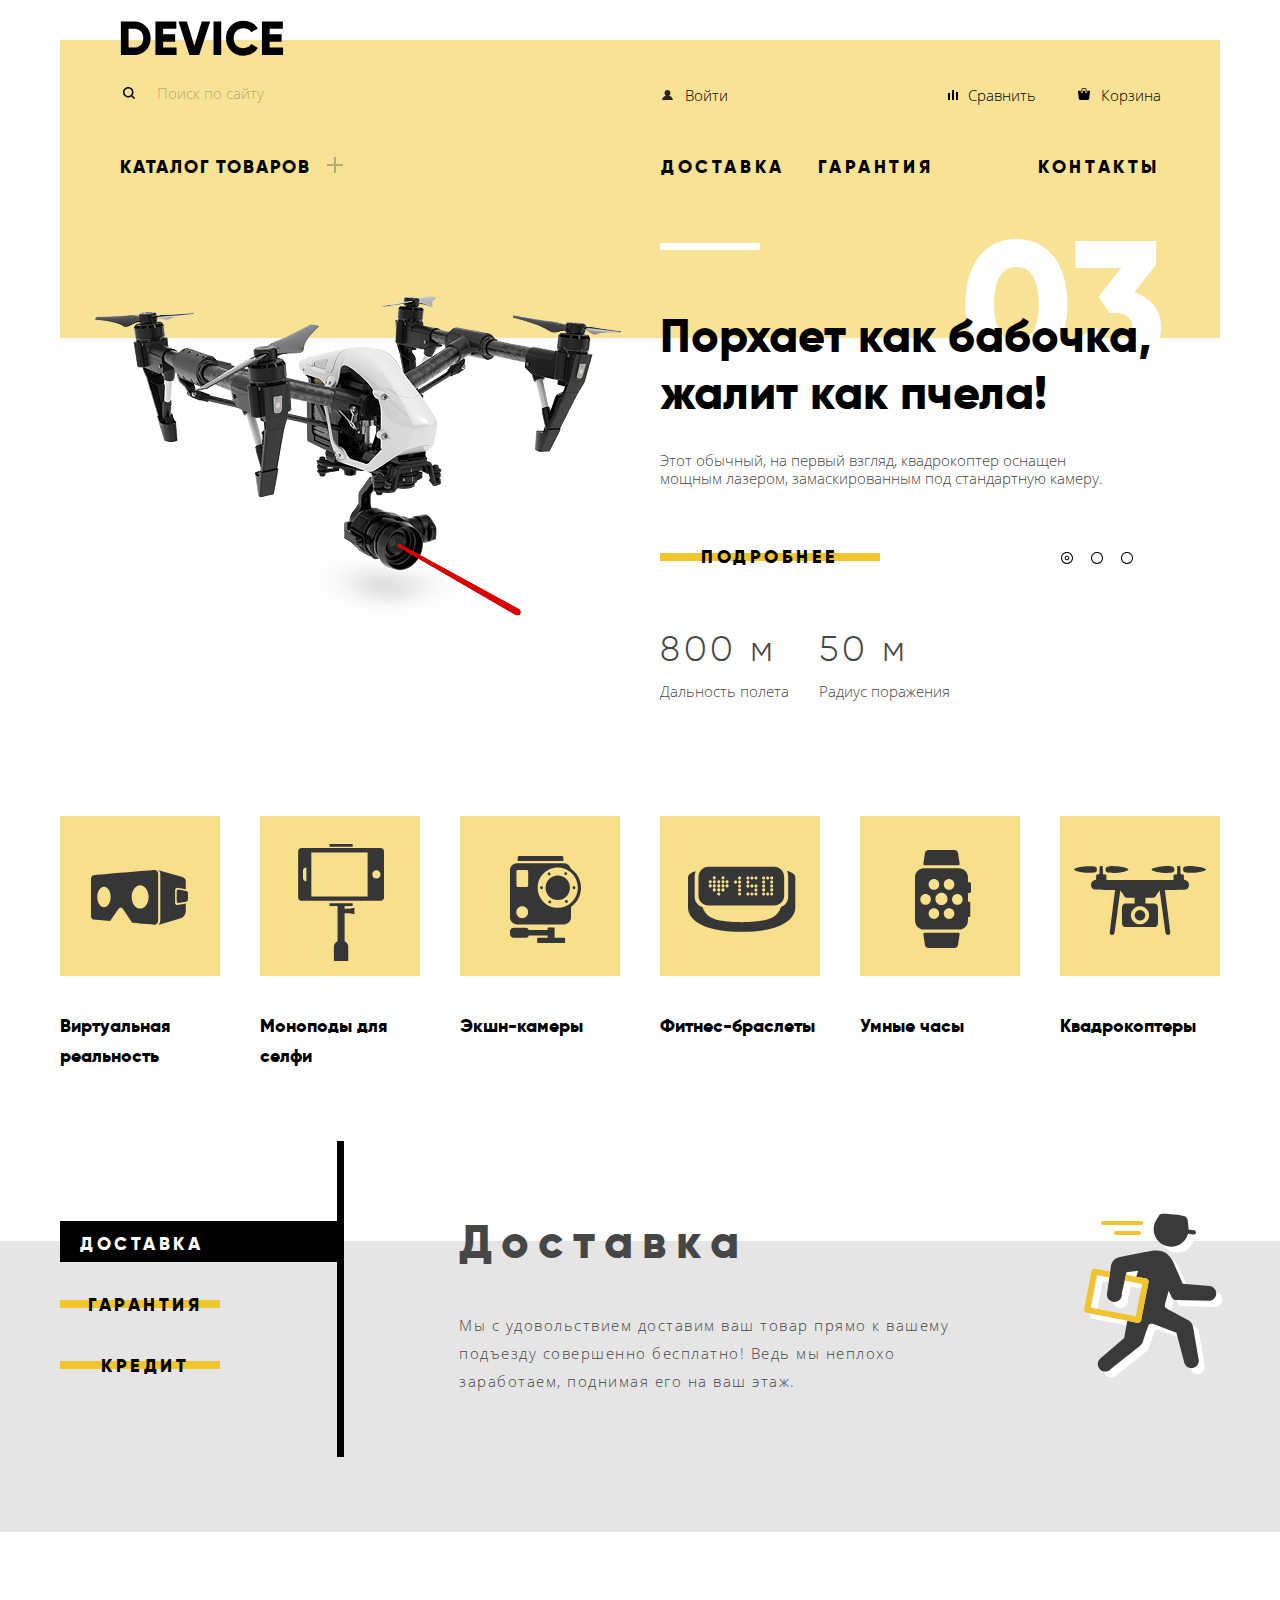
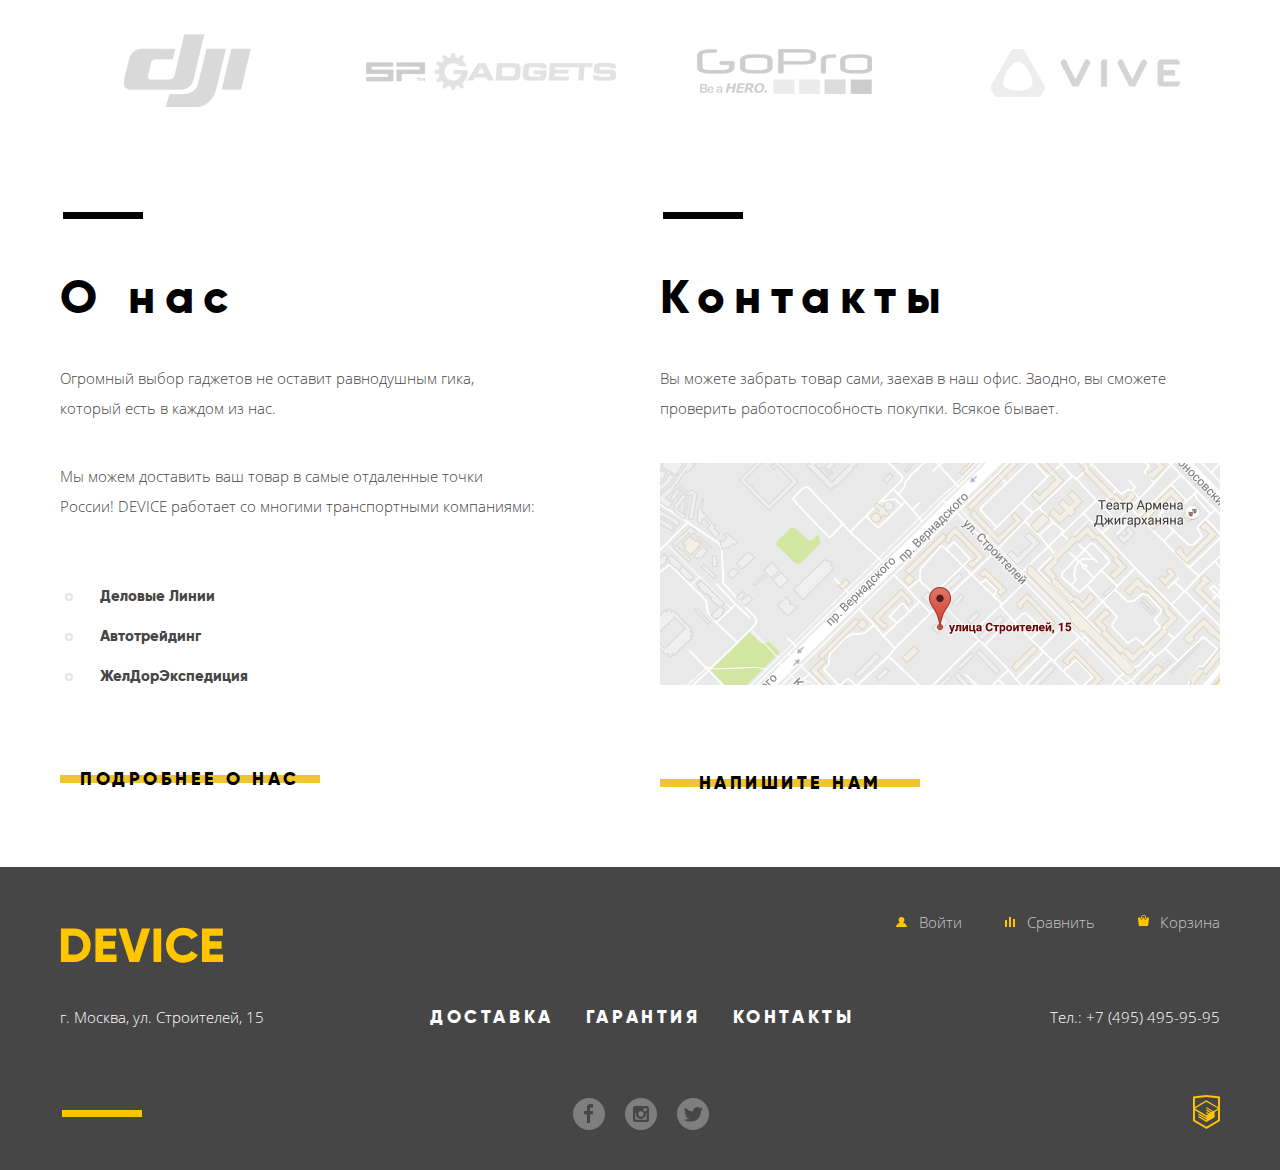
<file: index.html>
<!DOCTYPE html>
<html lang="ru">
  <head>
    <meta charset="utf-8" />
    <title>HTML Academy: Девайс</title>
    <link rel="stylesheet" href="css/normalize.css" />
    <link rel="stylesheet" href="css/style.css" />
  </head>
  <body>
    <div class="container">
      <header class="main-header">
        <a href="index.html" class="header-logo">
          <img
            src="img/logo_black.svg"
            alt="Логотип магазина «Device»"
            width="164"
            height="36"
          />
        </a>
        <div class="row-wrapper">
          <form
            class="search-form"
            action="https://echo.htmlacademy.ru"
            method="get"
          >
            <label class="header-search visualy-hidden" for="search">
              Поиск по сайту
            </label>
            <input
              id="search"
              class="input-search"
              type="search"
              placeholder="Поиск по сайту"
            />
            <button class="search-button" type="button">
              Найти
            </button>
          </form>
          <ul class="user-menu">
            <li class="menu-item"><a href="#" class="menu-login">Войти</a></li>
            <li class="menu-item">
              <a href="#" class="menu-diff">Сравнить</a>
            </li>
            <li class="menu-item"><a href="#" class="menu-cart">Корзина</a></li>
          </ul>
        </div>
        <nav class="header-nav">
          <ul class="nav-list">
            <li class="nav-list-item">
              <a href="#" class="nav-item nav-catalog" id="dropdown_btn">
                Каталог товаров
              </a>
            </li>
            <li class="nav-list-item">
              <a href="#" class="nav-item">Доставка</a>
            </li>
            <li class="nav-list-item">
              <a href="#" class="nav-item">Гарантия</a>
            </li>
            <li class="nav-list-item">
              <a href="#" class="nav-item">Контакты</a>
            </li>
          </ul>
        </nav>
      </header>
      <div class="nav-catalog-dropdown service-hide" id="dropdown_menu">
        <ul class="nav-catalog-list">
          <li class="catalog-item">
            <a href="#">Виртуальная реальность</a>
          </li>
          <li class="catalog-item"><a href="#">Моноподы для селфи</a></li>
          <li class="catalog-item"><a href="">Экшн-камеры</a></li>
          <li class="catalog-item"><a href="#">Фитнес-браслеты</a></li>
          <li class="catalog-item"><a href="#">Умные часы</a></li>
          <li class="catalog-item"><a href="#">Квадрокоптеры</a></li>
        </ul>
      </div>
      <main class="main-container">
        <h1 class="visualy-hidden">Магазин гаджетов «Device»</h1>
        <section class="slider">
          <h2 class="visualy-hidden">Самые интересные</h2>
          <div class="slider-wrapper">
            <div class="slider-item slide-1" style="display: none;">
              <div class="slider-column">
                <div class="slider-image">
                  <img
                    class="slider-img"
                    src="img/slider-1.png"
                    alt="Самая длинная палка для селфи"
                  />
                </div>
              </div>
              <div class="slider-column">
                <p class="slider-slogan">
                  Делай селфи, <br />
                  как Бен Стиллер!
                </p>
                <p class="slider-description">
                  Самая длинная палка для селфи доступна в нашем магазине.
                  Восемь (Восемь, Карл!) метров длиной и весом всего 5
                  килограмм.
                </p>
                <a href="#" class="button">Подробнее</a>
                <ul class="slider-buttons">
                  <li>
                    <button class="slider-button slider-button-active"></button>
                  </li>
                  <li>
                    <button class="slider-button"></button>
                  </li>
                  <li>
                    <button class="slider-button"></button>
                  </li>
                </ul>
                <ul class="features-list">
                  <li class="feature">
                    <span>48 часов</span>
                    Без подза
                  </li>
                  <li class="feature">
                    <span>5 кг</span>
                    Вес палки
                  </li>
                  <li class="feature">
                    <span>Карбон</span>
                    Материал
                  </li>
                </ul>
              </div>
            </div>
            <div class="slider-item slide-2" style="display: none;">
              <div class="slider-column">
                <div class="slider-image">
                  <img
                    class="slider-img"
                    src="img/slider-2.png"
                    alt="Мотивирующий фитнес-браслет"
                  />
                </div>
              </div>
              <div class="slider-column">
                <p class="slider-slogan">
                  Худеем<br />
                  правильно!
                </p>
                <p class="slider-description">
                  Мотивирующие фитнес-браслеты помогут найти в себе силы не
                  пропускать занятия и соблюдать диету.
                </p>
                <a href="#" class="button">Подробнее</a>
                <ul class="slider-buttons">
                  <li>
                    <button class="slider-button slider-button-active"></button>
                  </li>
                  <li>
                    <button class="slider-button"></button>
                  </li>
                  <li>
                    <button class="slider-button"></button>
                  </li>
                </ul>
                <ul class="features-list">
                  <li class="feature">
                    <span>48 часов</span>
                    Без подзарядки
                  </li>
                </ul>
              </div>
            </div>
            <div class="slider-item slide-3">
              <div class="slider-column">
                <div class="slider-image">
                  <img
                    data-slideimage="3"
                    class="slider-img"
                    src="img/slider-3.png"
                    alt="Квадропотер"
                  />
                </div>
              </div>
              <div class="slider-column">
                <p class="slider-slogan" data-slide="3">
                  Порхает как бабочка,<br />
                  жалит как пчела!
                </p>
                <p class="slider-description">
                  Этот обычный, на первый взгляд, квадрокоптер оснащен мощным
                  лазером, замаскированным под стандартную камеру.
                </p>
                <a href="#" class="button">Подробнее</a>
                <ul class="slider-buttons">
                  <li>
                    <button class="slider-button slider-button-active"></button>
                  </li>
                  <li>
                    <button class="slider-button"></button>
                  </li>
                  <li>
                    <button class="slider-button"></button>
                  </li>
                </ul>
                <ul class="features-list">
                  <li class="feature">
                    <span>800 м</span>
                    Дальность полета
                  </li>
                  <li class="feature">
                    <span>50 м</span>
                    Радиус поражения
                  </li>
                </ul>
              </div>
            </div>
          </div>
        </section>
        <section class="popular">
          <h2 class="visualy-hidden">Популярные категории товаров</h2>
          <ul class="popular-wrapper">
            <li class="popular-item">
              <a href="#" class="popular-link">
                <div class="popular-icon">
                  <svg class="icon-vr" width="97px" height="55px">
                    <use xlink:href="#vr"></use>
                  </svg>
                </div>
                <span>Виртуальная реальность</span>
              </a>
            </li>

            <li class="popular-item">
              <a href="#">
                <div class="popular-icon">
                  <svg class="icon-monopod" width="87px" height="117px">
                    <use xlink:href="#monopod"></use>
                  </svg>
                </div>
                <span>Моноподы для селфи</span>
              </a>
            </li>
            <li class="popular-item">
              <a href="#">
                <div class="popular-icon">
                  <svg class="icon-actioncam" width="72px" height="87px">
                    <use xlink:href="#actioncam"></use>
                  </svg>
                </div>
                <span>Экшн-камеры</span>
              </a>
            </li>
            <li class="popular-item">
              <a href="#">
                <div class="popular-icon">
                  <svg class="icon-fitnesband" width="108px" height="66px">
                    <use xlink:href="#fitnesband"></use>
                  </svg>
                </div>
                <span>Фитнес-браслеты</span>
              </a>
            </li>
            <li class="popular-item">
              <a href="#">
                <div class="popular-icon">
                  <svg class="icon-smartwatch" width="57px" height="98px">
                    <use xlink:href="#smartwatch"></use>
                  </svg>
                </div>
                <span>Умные часы</span>
              </a>
            </li>
            <li class="popular-item">
              <a href="#">
                <div class="popular-icon">
                  <svg
                    class="svg-icon icon-quadrocopter"
                    width="132px"
                    height="69px"
                  >
                    <use xlink:href="#quadrocopter"></use>
                  </svg>
                </div>
                <span>Квадрокоптеры</span>
              </a>
            </li>
          </ul>
        </section>
      </main>
    </div>
    <section class="services">
      <div class="services-wrapper container">
        <div class="services-menu">
          <ul class="services-menu-list">
            <li>
              <a class="button services-active" href="#" id="btn_del"
                >Доставка</a
              >
            </li>
            <li>
              <a class="button" href="#" id="btn_war"> Гарантия</a>
            </li>
            <li>
              <a class="button" href="#" id="btn_cred"> Кредит</a>
            </li>
          </ul>
        </div>

        <div class="servise-item" id="s_delivery">
          <div class="services-text">
            <h3>Доставка</h3>
            <p>
              Мы с удовольствием доставим ваш товар прямо к вашему подъезду
              совершенно бесплатно! Ведь мы неплохо заработаем, поднимая его на
              ваш этаж.
            </p>
          </div>
          <div class="delivery-img"></div>
        </div>

        <div class="servise-item service-hide" id="s_warranty">
          <div class="services-text">
            <h3>Гарантия</h3>
            <p>
              Если из-за возгорания купленного у нас товара у вас сгорит дом —
              не переживайте, мы выдадим вам новый. Товар, не дом, конечно же.
            </p>
          </div>
          <div class="warranty-img"></div>
        </div>

        <div class="servise-item service-hide" id="s_credit">
          <div class="services-text">
            <h3>Кредит</h3>
            <p>
              Залезть в долговую яму стало проще! Кредитные консультанты
              подберут для вас наиболее выгодные условия кредита. Выгодные для
              нашего банка, разумеется.
            </p>
          </div>
          <div class="credit-img"></div>
        </div>
      </div>
    </section>
    <div class="container">
      <section class="partners-logos">
        <h2 class="visualy-hidden">Наши партнеры</h2>
        <ul class="partners-logos-list">
          <li class="logo-item logo-dji"></li>
          <li class="logo-item logo-spg"></li>
          <li class="logo-item logo-gopro"></li>
          <li class="logo-item logo-vive"></li>
        </ul>
      </section>

      <div class="main-columns">
        <section class="about">
          <div class="about-container">
            <h2>
              О нас
            </h2>
            <p>
              Огромный выбор гаджетов не оставит равнодушным гика, который есть
              в каждом из нас.
            </p>

            <p>
              Мы можем доставить ваш товар в самые отдаленные точки России!
              DEVICE работает со многими транспортными компаниями:
            </p>
          </div>
          <ul class="cities-list">
            <li>Деловые Линии</li>
            <li>Автотрейдинг</li>
            <li>ЖелДорЭкспедиция</li>
          </ul>
          <a href="#" class="button">Подробнее о нас</a>
        </section>
        <section class="contacts">
          <div class="contacts-container">
            <h2>
              Контакты
            </h2>
            <p>
              Вы можете забрать товар сами, заехав в наш офис. Заодно, вы
              сможете проверить работоспособность покупки. Всякое бывает.
            </p>
            <a class="maplink" href="#">
              <div
                class="map"
                aria-label="Карта, адрес магазина: г. Москва, ул. Строителей, 15"
              ></div>
            </a>
            <a href="#" class="button writeus-button">Напишите нам</a>
          </div>
        </section>
      </div>
    </div>
    <footer class="footer">
      <div class="container">
        <div class="footer-top">
          <a class="footer-logo">
            <img
              src="img/logo.svg"
              alt="Логотип магазина «Device»"
              width="164"
              height="36"
            />
          </a>
          <ul class="footer-menu">
            <li class="menu-item menu-login">
              <a href="#">Войти</a>
            </li>
            <li class="menu-item menu-diff">
              <a href="#">Сравнить</a>
            </li>
            <li class="menu-item menu-cart">
              <a href="#">Корзина</a>
            </li>
          </ul>
        </div>
        <div class="footer-middle">
          <p class="footer-address">г. Москва, ул. Строителей, 15</p>
          <ul class="footer-nav">
            <li><a href="#" class="nav-item">Доставка</a></li>
            <li><a href="#" class="nav-item">Гарантия</a></li>
            <li><a href="#" class="nav-item">Контакты</a></li>
          </ul>
          <span class="footer-phone">
            Тел.:
            <a href="tel:+74954959595">
              +7 (495) 495-95-95
            </a>
          </span>
        </div>
        <div class="footer-bottom">
          <ul class="footer-social">
            <li>
              <a href="#" class="social-item social-face">
                <span class="visualy-hidden">facebook</span>
              </a>
            </li>
            <li>
              <a href="#" class="social-item social-inst"
                ><span class="visualy-hidden">instagram</span></a
              >
            </li>
            <li>
              <a href="#" class="social-item social-twit"
                ><span class="visualy-hidden">twitter</span></a
              >
            </li>
          </ul>
          <a
            href="https://htmlacademy.ru/intensive/htmlcss"
            class="academy-logo"
          >
            <span class="visualy-hidden">HTML Академия</span>
          </a>
        </div>
      </div>
    </footer>

    <section class="modal modal-writeus modal-close">
      <h2 class="visualy-hidden">Форма обнатной связи</h2>
      <div class="modal-writeus-wrapper">
        <form
          class="modal-writeus-form"
          action="https://echo.htmlacademy.ru"
          method="get"
        >
          <p class="modal-input-item">
            <label class="modal-input input-name">
              <span>Ваше имя:</span>
              <input
                required
                type="text"
                name="username"
                placeholder="Имя Фамилия"
              />
            </label>
          </p>
          <p class="modal-input-item">
            <label class="modal-input input-email">
              <span>Ваш e-mail:</span>
              <input
                required
                type="email"
                name="email"
                placeholder="email@example.com"
              />
            </label>
          </p>
          <p class="modal-input-item input-texarea">
            <label class="modal-input">
              <span>Текст письма:</span>
              <textarea
                required
                rows="5"
                cols="50"
                name="email"
                placeholder="В свободной форме"
              ></textarea>
            </label>
          </p>
          <button class="button" type="submit">Отправить</button>
        </form>
        <button class="button-close" type="button">Закрыть</button>
      </div>
    </section>
    <section class="modal modal-map modal-close">
      <h2 class="visualy-hidden">Карта проезда</h2>
      <div class="modal-map-wrapper" id="map">
        <div class="mmap"></div>
        <button class="button-close" type="button">Закрыть</button>
      </div>
    </section>
    <svg xmlns="http://www.w3.org/2000/svg" display="none">
      <symbol id="vr" viewBox="0 0 97 55">
        <g id="Pages" stroke="none" stroke-width="1" fill-rule="evenodd">
          <g
            id="Index"
            transform="translate(-171.000000, -872.000000)"
            fill="#363636"
            fill-rule="nonzero"
          >
            <g id="popular" transform="translate(140.000000, 820.000000)">
              <g id="popular-1" transform="translate(31.000000, 52.000000)">
                <path
                  d="M84.131,32.639 L84.131,20.003 C84.131,18.694 85.176,17.633 86.466,17.633 L94.792,19.214 L94.792,11.02 C94.792,8.665 93.084,7.589 90.59,6.755 L67.403,0.175 C69.019,1.566 69.292,2.215 69.292,4.571 L69.292,49.78 C69.292,52.136 68.842,53.846 67.325,54.99 L90.59,47.925 C92.991,47.092 94.792,43.709 94.792,41.353 L94.792,33.44 L86.466,35.007 C85.176,35.009 84.131,33.947 84.131,32.639 L84.131,32.639 Z"
                  id="Shape"
                ></path>
                <path
                  d="M95.129,20.979 L87.531,19.535 C86.523,19.535 85.707,20.364 85.707,21.386 L85.707,31.254 C85.707,32.277 86.523,33.106 87.531,33.106 L95.129,31.675 C96.283,31.256 96.953,30.846 96.953,29.823 L96.953,22.83 C96.953,21.808 96.187,21.323 95.129,20.979 Z M67.17,4.483 C67.17,-0.597 62.938,0.024 62.938,0.024 C62.938,0.024 5.832,4.738 2.838,5.145 C-0.156,5.552 0.001,9.532 0.001,9.532 L-4.4408921e-16,45.812 C-4.4408921e-16,49.555 2.599,49.565 2.599,49.565 L19.076,50.968 L27.212,39.3 C27.212,39.3 28.321,37.472 29.717,37.472 C31.114,37.472 32.149,39.333 32.149,39.333 L41.21,52.854 C41.21,52.854 60.105,54.763 63.731,54.763 C67.357,54.762 67.17,49.739 67.17,49.739 L67.17,4.483 Z M12.982,37.192 C9.284,37.192 6.286,32.591 6.286,26.917 C6.286,21.243 9.284,16.642 12.982,16.642 C16.68,16.642 19.678,21.243 19.678,26.917 C19.678,32.591 16.68,37.192 12.982,37.192 Z M49.14,38.618 C44.478,38.618 40.699,33.379 40.699,26.917 C40.699,20.454 44.479,15.215 49.14,15.215 C53.802,15.215 57.582,20.454 57.582,26.917 C57.582,33.379 53.802,38.618 49.14,38.618 Z"
                  id="Shape"
                ></path>
              </g>
            </g>
          </g>
        </g>
      </symbol>

      <symbol id="monopod" viewBox="0 0 87 117">
        <g id="Pages" stroke="none" stroke-width="1" fill-rule="evenodd">
          <g
            id="Index"
            transform="translate(-378.000000, -861.000000)"
            fill="#363636"
            fill-rule="nonzero"
          >
            <g id="popular" transform="translate(140.000000, 820.000000)">
              <g id="popular-2" transform="translate(238.000000, 41.000000)">
                <path
                  d="M82.821,4.011 L3.33,4.011 C1.56931622,4.011 0.142,5.43831622 0.142,7.199 L0.142,53.612 C0.141469199,54.4577647 0.477144405,55.2690562 1.0750967,55.8671961 C1.673049,56.4653359 2.48423516,56.8012655 3.33,56.801 L82.822,56.801 C83.6678567,56.8012654 84.4791455,56.4653676 85.0772566,55.8672566 C85.6753676,55.2691455 86.0112654,54.4578567 86.011,53.612 L86.011,7.199 C86.0107348,6.3532246 85.6744975,5.54219531 85.0762565,4.94432932 C84.4780154,4.34646334 83.6667754,4.01073474 82.821,4.011 L82.821,4.011 Z M8.392,37.236 L8.166,37.236 C6.40499261,37.235448 4.97755195,35.8080074 4.977,34.047 L4.977,26.764 C4.97699996,25.9183165 5.31301483,25.1072847 5.91109711,24.50939 C6.50917938,23.9114952 7.32031658,23.5757347 8.166,23.576 L8.392,23.5759998 L8.392,37.236 L8.392,37.236 Z M69.623,52.408 L13.341,52.408 L13.341,8.402 L69.623,8.402 L69.623,52.408 L69.623,52.408 Z M78.4,34.552 C76.111,34.552 74.254,32.697 74.254,30.405 C74.254,28.113 76.11,26.258 78.4,26.258 C80.6903249,26.258 82.547,28.1146751 82.547,30.405 C82.547,32.6953249 80.6903249,34.552 78.4,34.552 L78.4,34.552 Z M31.497,0 L54.654,0 L54.654,2.758 L31.497,2.758 L31.497,0 Z M46.608,64.861 L46.608,61.888 L54.654,61.888 L54.654,59.13 L31.498,59.13 L31.498,61.888 L39.543,61.888 L39.543,97.134 C37.3347309,98.1005112 35.9079519,100.282482 35.908,102.693 L35.908,117 L50.243,117 L50.243,102.693 C50.2436398,100.282506 48.8160464,98.1006749 46.607,97.136 L46.607,69.146 L51.403,69.146 L56.454,70.359 L56.454,63.648 L51.403,64.861 L46.608,64.861 L46.608,64.861 Z"
                  id="Shape"
                ></path>
              </g>
            </g>
          </g>
        </g>
      </symbol>

      <symbol id="actioncam" viewBox="0 0 72 87">
        <g
          id="Pages"
          stroke="none"
          stroke-width="1"
          fill="none"
          fill-rule="evenodd"
        >
          <g
            id="Index"
            transform="translate(-589.000000, -858.000000)"
            fill="#363636"
            fill-rule="nonzero"
          >
            <g id="popular" transform="translate(140.000000, 820.000000)">
              <g id="popular-3" transform="translate(449.000000, 38.000000)">
                <path
                  d="M53.349,1.49 C53.349,0.754 52.771,0 52.038,0 L9.053,0 C8.32,0 7.672,0.754 7.672,1.49 L7.672,5.012 L53.348,5.012 L53.348,1.49 L53.349,1.49 Z M54.202,81.809 L44.605,81.809 L44.605,71.426 L37.647,71.426 L37.647,73.933 L18.774,73.933 C18.237,72.679 17.017,71.785 15.593,71.785 L3.559,71.785 C1.642,71.784 0,73.387 0,75.311 L0,78.329 C0,80.253 1.642,81.809 3.559,81.809 L15.594,81.809 C17.105,81.809 18.386,80.913 18.863,79.483 L37.648,79.483 L37.648,81.809 L28.13,81.809 C27.597,81.809 27.12,82.246 27.12,82.781 L27.12,85.953 C27.12,86.488 27.598,87.001 28.13,87.001 L54.202,87.001 C54.735,87.001 55.132,86.488 55.132,85.953 L55.132,82.78 C55.132,82.245 54.735,81.809 54.202,81.809 Z M60.666,12.39 C59.7825842,9.38863029 57.0236677,7.33095367 53.895,7.34 L7.148,7.34 C3.25,7.34 0,10.449 0,14.361 L0,61.261 C0,65.173 3.25,68.382 7.148,68.382 L53.895,68.382 C57.793,68.382 61.021,65.173 61.021,61.261 L61.021,50.915 C67.3050846,46.5619062 71.0449653,39.3955155 71.022,31.751 C71.021,23.672 66.89,16.57 60.666,12.39 Z M12.238,62.151 C8.979,62.151 6.337,59.501 6.337,56.23 C6.337,52.96 8.979,50.308 12.238,50.308 C15.497,50.308 18.14,52.96 18.14,56.23 C18.14,59.501 15.497,62.151 12.238,62.151 Z M18.199,29.546 C18.1995308,29.9226075 18.0504329,30.284001 17.7845063,30.5506778 C17.5185796,30.8173546 17.1576075,30.9674699 16.781,30.968 L7.841,30.968 C7.46439247,30.9674699 7.10342041,30.8173546 6.83749374,30.5506778 C6.57156708,30.284001 6.42246919,29.9226075 6.423,29.546 L6.423,15.386 C6.42220361,15.0092194 6.57118418,14.6475689 6.83713961,14.3806757 C7.10309504,14.1137825 7.4642189,13.9635298 7.841,13.963 L16.78,13.963 C17.1567811,13.9635298 17.517905,14.1137825 17.7838604,14.3806757 C18.0498158,14.6475689 18.1987964,15.0092194 18.198,15.386 L18.198,29.546 L18.199,29.546 Z M47.762,51.858 C36.686,51.858 27.705,42.848 27.705,31.735 C27.705,20.622 36.685,11.611 47.762,11.611 C58.839,11.611 67.82,20.621 67.82,31.735 C67.82,42.849 58.839,51.858 47.762,51.858 Z"
                  id="Shape"
                ></path>
                <ellipse
                  id="Oval"
                  cx="47.762"
                  cy="31.735"
                  rx="12.188"
                  ry="12.229"
                ></ellipse>
                <circle id="Oval" cx="31.562" cy="31.736" r="1.435"></circle>
                <circle id="Oval" cx="63.963" cy="31.736" r="1.435"></circle>
                <circle id="Oval" cx="39.109" cy="17.994" r="1.435"></circle>
                <ellipse
                  id="Oval"
                  cx="56.415"
                  cy="45.476"
                  rx="1.43"
                  ry="1.436"
                ></ellipse>
                <circle id="Oval" cx="55.697" cy="17.565" r="1.435"></circle>
                <circle id="Oval" cx="39.828" cy="45.906" r="1.435"></circle>
              </g>
            </g>
          </g>
        </g>
      </symbol>

      <symbol id="fitnesband" viewBox="0 0 108 66">
        <g
          id="Pages"
          stroke="none"
          stroke-width="1"
          fill="none"
          fill-rule="evenodd"
        >
          <g
            id="Index"
            transform="translate(-768.000000, -869.000000)"
            fill="#363636"
            fill-rule="nonzero"
          >
            <g id="popular" transform="translate(140.000000, 820.000000)">
              <g id="popular-4" transform="translate(628.000000, 49.000000)">
                <path
                  d="M98.967,5.074 C99.719,6.515 100.176,8.154 100.176,9.892 L100.176,30.994 C100.176,35.61 97.084,39.521 92.93,40.894 C91.605,44.881 89.152,48.748 84.879,51.326 C76.203,56.557 53.755,56.163 53.681,56.163 C53.603,56.163 31.168,56.558 22.492,51.326 C18.276,48.781 15.784,44.979 14.45,41.047 C10.032,39.838 6.694,35.796 6.694,30.994 L6.694,9.893 C6.694,8.205 7.121,6.611 7.833,5.2 C4.17,6.109 0,7.918 0,11.434 C0,17.677 0,37.121 0,41.417 C0,51.668 11.839,65.85 53.657,65.85 C95.477,65.85 107.314,51.668 107.314,41.417 C107.314,37.121 107.314,17.677 107.314,11.434 C107.313,7.75 102.738,5.94 98.967,5.074 Z"
                  id="Shape"
                ></path>
                <path
                  d="M20.561,39.459 L86.084,39.459 C91.648,39.459 96.158,34.946 96.158,29.382 L96.158,10.935 C96.158,5.372 91.648,0.86 86.084,0.86 L20.561,0.86 C14.997,0.86 10.486,5.371 10.486,10.935 L10.486,29.382 C10.486,34.946 14.997,39.459 20.561,39.459 Z M83.695,10.468 C84.562,10.468 85.264,11.171 85.264,12.038 C85.264,12.904 84.562,13.607 83.695,13.607 C82.828,13.607 82.127,12.904 82.127,12.038 C82.127,11.17 82.828,10.468 83.695,10.468 Z M83.695,14.507 C84.562,14.507 85.264,15.21 85.264,16.075 C85.264,16.942 84.562,17.644 83.695,17.644 C82.828,17.644 82.127,16.942 82.127,16.075 C82.127,15.21 82.828,14.507 83.695,14.507 Z M83.695,18.546 C84.562,18.546 85.264,19.248 85.264,20.115 C85.264,20.981 84.562,21.684 83.695,21.684 C82.828,21.684 82.127,20.981 82.127,20.115 C82.127,19.248 82.828,18.546 83.695,18.546 Z M83.695,22.373 C84.562,22.373 85.264,23.077 85.264,23.942 C85.264,24.809 84.562,25.51 83.695,25.51 C82.828,25.51 82.127,24.809 82.127,23.942 C82.127,23.076 82.828,22.373 83.695,22.373 Z M83.695,26.412 C84.562,26.412 85.264,27.114 85.264,27.981 C85.264,28.846 84.562,29.549 83.695,29.549 C82.828,29.549 82.127,28.845 82.127,27.981 C82.127,27.114 82.828,26.412 83.695,26.412 Z M79.656,10.468 C80.523,10.468 81.224,11.171 81.224,12.038 C81.224,12.904 80.523,13.607 79.656,13.607 C78.791,13.607 78.088,12.904 78.088,12.038 C78.088,11.17 78.791,10.468 79.656,10.468 Z M79.656,26.412 C80.523,26.412 81.224,27.114 81.224,27.981 C81.224,28.846 80.523,29.549 79.656,29.549 C78.791,29.549 78.088,28.845 78.088,27.981 C78.088,27.114 78.791,26.412 79.656,26.412 Z M75.619,10.468 C76.484,10.468 77.187,11.171 77.187,12.038 C77.187,12.904 76.484,13.607 75.619,13.607 C74.752,13.607 74.05,12.904 74.05,12.038 C74.05,11.17 74.752,10.468 75.619,10.468 Z M75.619,14.507 C76.484,14.507 77.187,15.21 77.187,16.075 C77.187,16.942 76.484,17.644 75.619,17.644 C74.752,17.644 74.05,16.942 74.05,16.075 C74.05,15.21 74.752,14.507 75.619,14.507 Z M75.619,18.546 C76.484,18.546 77.187,19.248 77.187,20.115 C77.187,20.981 76.484,21.684 75.619,21.684 C74.752,21.684 74.05,20.981 74.05,20.115 C74.05,19.248 74.752,18.546 75.619,18.546 Z M75.619,22.373 C76.484,22.373 77.187,23.077 77.187,23.942 C77.187,24.809 76.484,25.51 75.619,25.51 C74.752,25.51 74.05,24.809 74.05,23.942 C74.05,23.076 74.752,22.373 75.619,22.373 Z M75.619,26.412 C76.484,26.412 77.187,27.114 77.187,27.981 C77.187,28.846 76.484,29.549 75.619,29.549 C74.752,29.549 74.05,28.845 74.05,27.981 C74.05,27.114 74.752,26.412 75.619,26.412 Z M67.965,10.468 C68.832,10.468 69.533,11.171 69.533,12.038 C69.533,12.904 68.832,13.607 67.965,13.607 C67.098,13.607 66.397,12.904 66.397,12.038 C66.396,11.17 67.1,10.468 67.965,10.468 Z M67.965,18.546 C68.832,18.546 69.533,19.248 69.533,20.115 C69.533,20.981 68.832,21.684 67.965,21.684 C67.098,21.684 66.397,20.981 66.397,20.115 C66.396,19.248 67.1,18.546 67.965,18.546 Z M67.965,22.427 C68.832,22.427 69.533,23.128 69.533,23.995 C69.533,24.86 68.832,25.564 67.965,25.564 C67.098,25.564 66.397,24.86 66.397,23.995 C66.396,23.128 67.1,22.427 67.965,22.427 Z M67.965,26.412 C68.832,26.412 69.533,27.114 69.533,27.981 C69.533,28.846 68.832,29.549 67.965,29.549 C67.098,29.549 66.397,28.845 66.397,27.981 C66.396,27.114 67.1,26.412 67.965,26.412 Z M63.926,10.468 C64.793,10.468 65.496,11.171 65.496,12.038 C65.496,12.904 64.793,13.607 63.926,13.607 C63.061,13.607 62.357,12.904 62.357,12.038 C62.356,11.17 63.061,10.468 63.926,10.468 Z M63.926,18.546 C64.793,18.546 65.496,19.248 65.496,20.115 C65.496,20.981 64.793,21.684 63.926,21.684 C63.061,21.684 62.357,20.981 62.357,20.115 C62.356,19.248 63.061,18.546 63.926,18.546 Z M63.926,26.412 C64.793,26.412 65.496,27.114 65.496,27.981 C65.496,28.846 64.793,29.549 63.926,29.549 C63.061,29.549 62.357,28.845 62.357,27.981 C62.356,27.114 63.061,26.412 63.926,26.412 Z M59.888,10.468 C60.753,10.468 61.457,11.171 61.457,12.038 C61.457,12.904 60.753,13.607 59.888,13.607 C59.021,13.607 58.32,12.904 58.32,12.038 C58.319,11.17 59.021,10.468 59.888,10.468 Z M59.888,14.507 C60.753,14.507 61.457,15.21 61.457,16.075 C61.457,16.942 60.753,17.644 59.888,17.644 C59.021,17.644 58.32,16.942 58.32,16.075 C58.319,15.21 59.021,14.507 59.888,14.507 Z M59.888,18.546 C60.753,18.546 61.457,19.248 61.457,20.115 C61.457,20.981 60.753,21.684 59.888,21.684 C59.021,21.684 58.32,20.981 58.32,20.115 C58.319,19.248 59.021,18.546 59.888,18.546 Z M59.888,26.412 C60.753,26.412 61.457,27.114 61.457,27.981 C61.457,28.846 60.753,29.549 59.888,29.549 C59.021,29.549 58.32,28.845 58.32,27.981 C58.319,27.114 59.021,26.412 59.888,26.412 Z M51.598,10.468 C52.465,10.468 53.167,11.171 53.167,12.038 C53.167,12.904 52.465,13.607 51.598,13.607 C50.731,13.607 50.03,12.904 50.03,12.038 C50.029,11.17 50.731,10.468 51.598,10.468 Z M51.598,14.507 C52.465,14.507 53.167,15.21 53.167,16.075 C53.167,16.942 52.465,17.644 51.598,17.644 C50.731,17.644 50.03,16.942 50.03,16.075 C50.029,15.21 50.731,14.507 51.598,14.507 Z M51.598,18.546 C52.465,18.546 53.167,19.248 53.167,20.115 C53.167,20.981 52.465,21.684 51.598,21.684 C50.731,21.684 50.03,20.981 50.03,20.115 C50.029,19.248 50.731,18.546 51.598,18.546 Z M51.598,22.427 C52.465,22.427 53.167,23.128 53.167,23.995 C53.167,24.86 52.465,25.564 51.598,25.564 C50.731,25.564 50.03,24.86 50.03,23.995 C50.029,23.128 50.731,22.427 51.598,22.427 Z M51.598,26.412 C52.465,26.412 53.167,27.114 53.167,27.981 C53.167,28.846 52.465,29.549 51.598,29.549 C50.731,29.549 50.03,28.845 50.03,27.981 C50.029,27.114 50.731,26.412 51.598,26.412 Z M47.559,14.507 C48.426,14.507 49.127,15.21 49.127,16.075 C49.127,16.942 48.426,17.644 47.559,17.644 C46.692,17.644 45.99,16.942 45.99,16.075 C45.99,15.21 46.691,14.507 47.559,14.507 Z M39.057,14.295 C39.922,14.295 40.626,14.998 40.626,15.863 C40.626,16.73 39.922,17.432 39.057,17.432 C38.19,17.432 37.486,16.729 37.486,15.863 C37.486,14.998 38.189,14.295 39.057,14.295 Z M39.057,18.333 C39.922,18.333 40.626,19.036 40.626,19.903 C40.626,20.769 39.922,21.473 39.057,21.473 C38.19,21.473 37.486,20.769 37.486,19.903 C37.486,19.036 38.189,18.333 39.057,18.333 Z M35.018,10.255 C35.883,10.255 36.586,10.958 36.586,11.825 C36.586,12.691 35.882,13.393 35.018,13.393 C34.151,13.393 33.449,12.69 33.449,11.825 C33.449,10.958 34.15,10.255 35.018,10.255 Z M35.018,14.295 C35.883,14.295 36.586,14.998 36.586,15.863 C36.586,16.73 35.882,17.432 35.018,17.432 C34.151,17.432 33.449,16.729 33.449,15.863 C33.449,14.998 34.15,14.295 35.018,14.295 Z M35.018,18.333 C35.883,18.333 36.586,19.036 36.586,19.903 C36.586,20.769 35.882,21.473 35.018,21.473 C34.151,21.473 33.449,20.769 33.449,19.903 C33.449,19.036 34.15,18.333 35.018,18.333 Z M35.018,22.373 C35.883,22.373 36.586,23.077 36.586,23.942 C36.586,24.809 35.882,25.51 35.018,25.51 C34.151,25.51 33.449,24.809 33.449,23.942 C33.449,23.076 34.15,22.373 35.018,22.373 Z M30.764,14.295 C31.631,14.295 32.333,14.998 32.333,15.863 C32.333,16.73 31.631,17.432 30.764,17.432 C29.897,17.432 29.196,16.729 29.196,15.863 C29.196,14.998 29.897,14.295 30.764,14.295 Z M30.764,18.333 C31.631,18.333 32.333,19.036 32.333,19.903 C32.333,20.769 31.631,21.473 30.764,21.473 C29.897,21.473 29.196,20.769 29.196,19.903 C29.196,19.036 29.897,18.333 30.764,18.333 Z M30.764,22.373 C31.631,22.373 32.333,23.077 32.333,23.942 C32.333,24.809 31.631,25.51 30.764,25.51 C29.897,25.51 29.196,24.809 29.196,23.942 C29.196,23.076 29.897,22.373 30.764,22.373 Z M30.764,26.412 C31.631,26.412 32.333,27.114 32.333,27.981 C32.333,28.846 31.631,29.549 30.764,29.549 C29.897,29.549 29.196,28.845 29.196,27.981 C29.196,27.114 29.897,26.412 30.764,26.412 Z M26.3,10.255 C27.167,10.255 27.871,10.958 27.871,11.825 C27.871,12.691 27.167,13.393 26.3,13.393 C25.435,13.393 24.731,12.69 24.731,11.825 C24.731,10.958 25.435,10.255 26.3,10.255 Z M26.3,14.295 C27.167,14.295 27.871,14.998 27.871,15.863 C27.871,16.73 27.167,17.432 26.3,17.432 C25.435,17.432 24.731,16.729 24.731,15.863 C24.731,14.998 25.435,14.295 26.3,14.295 Z M26.3,18.333 C27.167,18.333 27.871,19.036 27.871,19.903 C27.871,20.769 27.167,21.473 26.3,21.473 C25.435,21.473 24.731,20.769 24.731,19.903 C24.731,19.036 25.435,18.333 26.3,18.333 Z M26.3,22.373 C27.167,22.373 27.871,23.077 27.871,23.942 C27.871,24.809 27.167,25.51 26.3,25.51 C25.435,25.51 24.731,24.809 24.731,23.942 C24.731,23.076 25.435,22.373 26.3,22.373 Z M22.263,14.295 C23.128,14.295 23.832,14.998 23.832,15.863 C23.832,16.73 23.128,17.432 22.263,17.432 C21.396,17.432 20.694,16.729 20.694,15.863 C20.694,14.998 21.396,14.295 22.263,14.295 Z M22.263,18.333 C23.128,18.333 23.832,19.036 23.832,19.903 C23.832,20.769 23.128,21.473 22.263,21.473 C21.396,21.473 20.694,20.769 20.694,19.903 C20.694,19.036 21.396,18.333 22.263,18.333 Z"
                  id="Shape"
                ></path>
              </g>
            </g>
          </g>
        </g>
      </symbol>

      <symbol id="smartwatch" viewBox="0 0 57 98">
        <g
          id="Pages"
          stroke="none"
          stroke-width="1"
          fill="none"
          fill-rule="evenodd"
        >
          <g
            id="Index"
            transform="translate(-995.000000, -852.000000)"
            fill="#363636"
            fill-rule="nonzero"
          >
            <g id="popular" transform="translate(140.000000, 820.000000)">
              <g id="popular-5" transform="translate(855.000000, 32.000000)">
                <path
                  d="M54.494,32.197 L52.979,32.197 L52.979,27.557 C52.979,22.505 48.892,18.371 43.897,18.371 L9.082,18.371 C4.086,18.372 0,22.505 0,27.557 L0,70.425 C0,75.477 4.087,79.61 9.083,79.61 L43.898,79.61 C48.893,79.61 52.98,75.477 52.98,70.425 L52.98,67.01 L54.495,67.01 C54.9142093,67.0061589 55.2520176,66.6652269 55.252,66.246 L55.252,52.467 C55.2525717,52.0472171 54.9147603,51.7053895 54.495,51.701 L52.98,51.701 L52.98,42.913 L54.495,42.913 C55.327,42.913 56.009,42.225 56.009,41.382 L56.009,33.728 C56.0101337,32.8882144 55.3337511,32.2046886 54.494,32.197 Z M34.082,29.088 C37.008,29.088 39.381,31.486 39.381,34.446 C39.381,37.406 37.008,39.804 34.082,39.804 C31.156,39.804 28.784,37.406 28.784,34.446 C28.784,31.486 31.156,29.088 34.082,29.088 L34.082,29.088 Z M18.945,29.088 C21.87,29.088 24.243,31.486 24.243,34.446 C24.243,37.406 21.87,39.804 18.945,39.804 C16.019,39.804 13.647,37.406 13.647,34.446 C13.647,31.486 16.019,29.088 18.945,29.088 L18.945,29.088 Z M5.297,49.397 C5.297,46.438 7.668,44.039 10.595,44.039 C13.521,44.039 15.893,46.438 15.893,49.397 C15.893,52.356 13.52,54.755 10.595,54.755 C7.668,54.756 5.297,52.356 5.297,49.397 Z M18.945,68.894 C16.019,68.894 13.647,66.496 13.647,63.536 C13.647,60.576 16.019,58.178 18.945,58.178 C21.87,58.178 24.243,60.576 24.243,63.536 C24.243,66.496 21.87,68.894 18.945,68.894 Z M20.435,48.991 C20.435,45.609 23.146,42.867 26.49,42.867 C29.834,42.867 32.545,45.609 32.545,48.991 C32.545,52.373 29.834,55.115 26.49,55.115 C23.146,55.114 20.435,52.373 20.435,48.991 L20.435,48.991 Z M34.082,68.894 C31.156,68.894 28.784,66.496 28.784,63.536 C28.784,60.576 31.156,58.178 34.082,58.178 C37.008,58.178 39.381,60.576 39.381,63.536 C39.381,66.496 37.008,68.894 34.082,68.894 Z M42.384,54.756 C39.457,54.756 37.086,52.357 37.086,49.398 C37.086,46.439 39.457,44.04 42.384,44.04 C45.31,44.04 47.682,46.439 47.682,49.398 C47.682,52.356 45.31,54.756 42.384,54.756 Z M9.646,15.31 L43.333,15.31 C44.176,15.31 44.765,14.629 44.639,13.796 L43.023,3.028 L43.021,3.026 C42.771,1.362 41.189,0 39.506,0 L13.474,0 C11.788,0 10.206,1.362 9.957,3.028 L8.342,13.795 C8.217,14.628 8.803,15.31 9.646,15.31 Z M43.333,82.671 L9.646,82.671 C8.803,82.671 8.217,83.354 8.342,84.187 L9.957,94.954 C10.207,96.62 11.789,97.982 13.473,97.982 L39.505,97.982 C41.189,97.982 42.771,96.62 43.022,94.956 L43.022,94.954 L44.637,84.187 C44.765,83.354 44.176,82.671 43.333,82.671 L43.333,82.671 Z"
                  id="Shape"
                ></path>
              </g>
            </g>
          </g>
        </g>
      </symbol>

      <symbol id="quadrocopter" viewBox="0 0 132 69">
        <g
          id="Pages"
          stroke="none"
          stroke-width="1"
          fill="none"
          fill-rule="evenodd"
        >
          <g
            id="Index"
            transform="translate(-1153.000000, -869.000000)"
            fill="#363636"
            fill-rule="nonzero"
          >
            <g id="popular" transform="translate(140.000000, 820.000000)">
              <g id="poppular-6" transform="translate(1013.000000, 49.000000)">
                <path
                  d="M12.052,0.258 C6.507,0.745 1.838,1.85 0.575,2.93 C-0.147,3.546 -0.147,3.546 0.343,4.086 C0.987,4.806 4.056,5.731 7.59,6.323 C11.588,6.991 20.1,7.016 21.314,6.374 C22.525,5.706 22.938,4.96 22.938,3.393 C22.938,1.774 22.318,0.977 20.72,0.54 C19.274,0.154 14.94,-3.16413562e-15 12.052,0.258 Z M25.774,0.488 C25.645,0.771 25.516,2.596 25.516,4.6 C25.516,8.661 25.671,8.378 23.324,8.533 L22.294,8.61 L22.164,11.155 L22.035,13.699 L20.849,13.982 C18.269,14.65 16.849,16.577 17.057,19.276 C17.185,21.203 18.087,22.617 19.636,23.363 C20.745,23.876 21.106,23.901 30.882,23.901 C36.427,23.901 41.019,23.98 41.07,24.081 C41.121,24.211 39.96,33.489 38.49,44.721 C37.046,55.951 35.808,65.718 35.782,66.387 C35.731,68.004 36.608,69.007 38.13,69.007 C39.367,69.007 40.142,68.367 40.451,67.107 C40.581,66.593 41.947,56.773 43.469,45.285 C44.991,33.822 46.332,24.416 46.409,24.416 C46.513,24.416 47.493,25.829 48.602,27.552 C51.542,32.178 51.001,31.869 56.237,31.869 L60.596,31.869 L60.596,37.499 L55.463,37.576 C50.743,37.653 50.253,37.703 49.582,38.191 C48.009,39.348 47.957,39.606 47.957,49.168 C47.957,58.702 47.983,58.96 49.479,60.218 L50.33,60.913 L81.695,60.913 L82.546,60.217 C84.042,58.96 84.066,58.702 84.066,49.167 C84.066,39.607 84.016,39.348 82.444,38.191 C81.773,37.703 81.283,37.653 76.562,37.576 L71.43,37.499 L71.43,31.869 L75.79,31.869 C81.024,31.869 80.483,32.178 83.423,27.552 C84.533,25.829 85.513,24.416 85.617,24.416 C85.693,24.416 87.035,33.822 88.557,45.285 C90.079,56.773 91.446,66.593 91.575,67.106 C91.885,68.366 92.657,69.008 93.896,69.008 C95.417,69.008 96.296,68.004 96.243,66.387 C96.217,65.717 94.979,55.951 93.533,44.721 C92.065,33.489 90.903,24.211 90.956,24.081 C91.006,23.98 95.597,23.901 101.146,23.901 C110.92,23.901 111.281,23.876 112.389,23.363 C113.937,22.617 114.839,21.203 114.969,19.276 C115.175,16.577 113.757,14.65 111.177,13.982 L109.99,13.699 L109.863,11.155 L109.733,8.61 L108.702,8.533 C106.355,8.378 106.508,8.661 106.508,4.6 C106.508,2.596 106.38,0.771 106.251,0.488 C106.045,0.128 105.708,0 104.884,0 C104.265,0 103.646,0.128 103.464,0.309 C103.258,0.514 103.154,1.774 103.154,4.241 C103.154,6.708 103.052,7.968 102.845,8.173 C102.665,8.353 101.944,8.481 101.195,8.481 C99.57,8.481 99.545,8.533 99.545,11.591 L99.545,13.878 L32.48,13.878 L32.48,11.591 C32.48,8.533 32.456,8.481 30.83,8.481 C30.082,8.481 29.36,8.352 29.18,8.173 C28.973,7.968 28.87,6.708 28.87,4.241 C28.87,1.774 28.767,0.514 28.56,0.309 C28.38,0.129 27.76,1.94289029e-15 27.142,1.94289029e-15 C26.317,1.94289029e-15 25.982,0.128 25.774,0.488 Z M68.617,40.608 C71.506,41.507 74.009,44.001 74.783,46.776 C75.222,48.319 75.093,50.992 74.499,52.56 C73.803,54.435 71.814,56.57 69.934,57.495 C68.644,58.137 68.18,58.214 66.013,58.214 C63.846,58.214 63.382,58.137 62.093,57.495 C60.208,56.569 58.223,54.435 57.526,52.56 C56.934,50.992 56.804,48.32 57.243,46.776 C57.991,44.053 60.493,41.506 63.304,40.608 C65.316,39.966 66.604,39.966 68.617,40.608 L68.617,40.608 Z"
                  id="Shape"
                ></path>
                <path
                  d="M63.794,44.438 C61.757,45.363 60.287,48.087 60.725,50.168 C61.499,53.845 65.548,55.721 68.721,53.87 C70.706,52.712 71.711,50.323 71.171,48.087 C70.603,45.697 68.437,43.949 66.013,43.949 C65.367,43.949 64.387,44.181 63.793,44.438 L63.794,44.438 Z M36.092,0.154 C32.172,0.822 31.579,1.285 31.579,3.598 C31.579,5.423 32.042,6.014 33.847,6.554 C35.397,7.016 41.019,7.068 44.347,6.682 C51.207,5.86 55.668,4.138 54.045,2.93 C52.78,2.03 49.143,1.054 44.991,0.54 C42.516,0.232 36.995,9.08995101e-16 36.091,0.154 L36.092,0.154 Z M89.484,0.258 C83.165,0.848 77.62,2.339 77.62,3.444 C77.62,5.166 85.46,6.914 93.25,6.939 C99.054,6.939 100.446,6.297 100.446,3.599 C100.446,1.774 99.827,0.977 98.073,0.514 C96.423,0.103 92.398,7.63278329e-17 89.484,0.258 Z M112.776,0.283 C110.996,0.514 109.758,1.053 109.346,1.774 C108.959,2.544 109.036,4.678 109.5,5.346 C110.428,6.656 111.152,6.811 116.568,6.811 C120.229,6.811 122.37,6.682 124.435,6.323 C127.969,5.731 131.038,4.806 131.683,4.086 C132.173,3.546 132.173,3.546 131.45,2.93 C130.11,1.8 125.492,0.745 119.534,0.258 C116.053,-0.025 115.046,-0.025 112.776,0.283 Z"
                  id="Shape"
                ></path>
              </g>
            </g>
          </g>
        </g>
      </symbol>
    </svg>
    <script
      src="https://api-maps.yandex.ru/2.1/?lang=ru_RU&amp;apikey=6012b38c-991c-4c8d-bc3b-07c43cf9a318"
      type="text/javascript"
    ></script>
    <script src="js/map.js" type="text/javascript"></script>
    <script src="js/script.js" type="text/javascript"></script>
  </body>
</html>
</file>
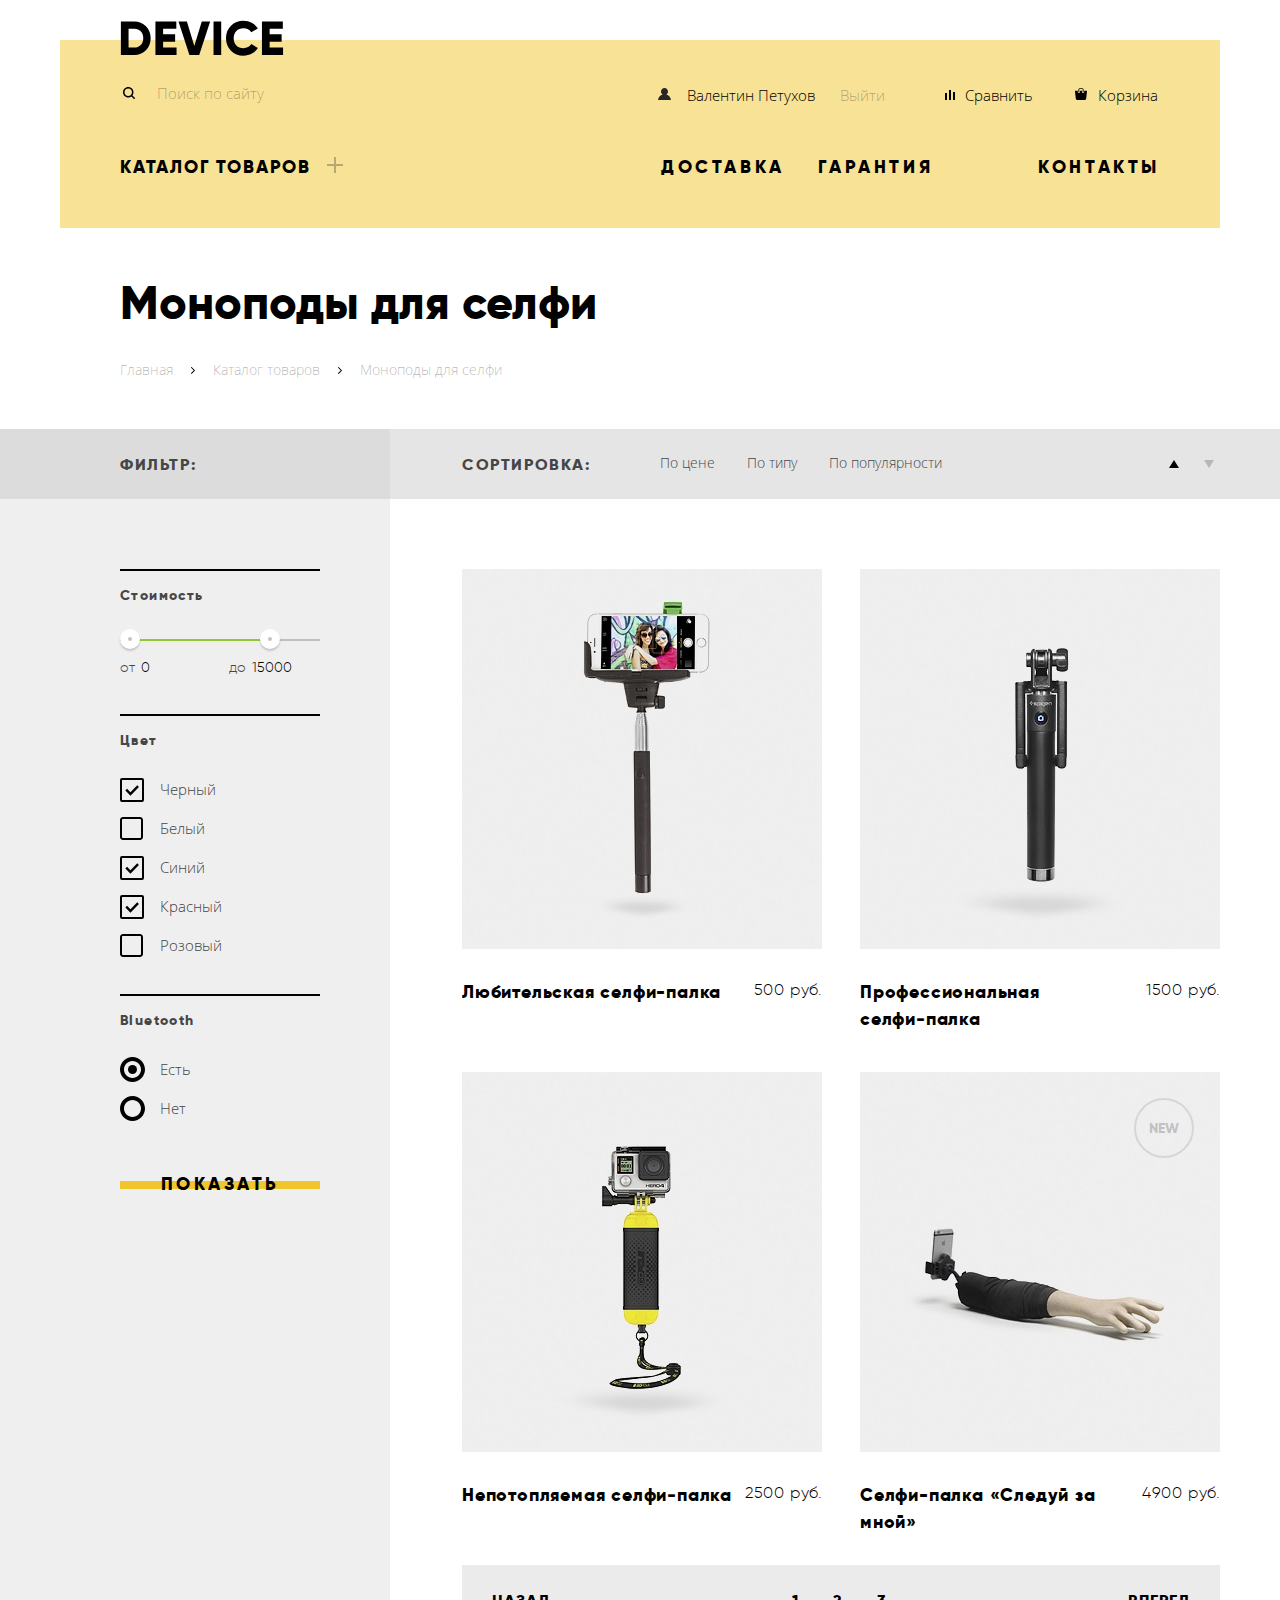
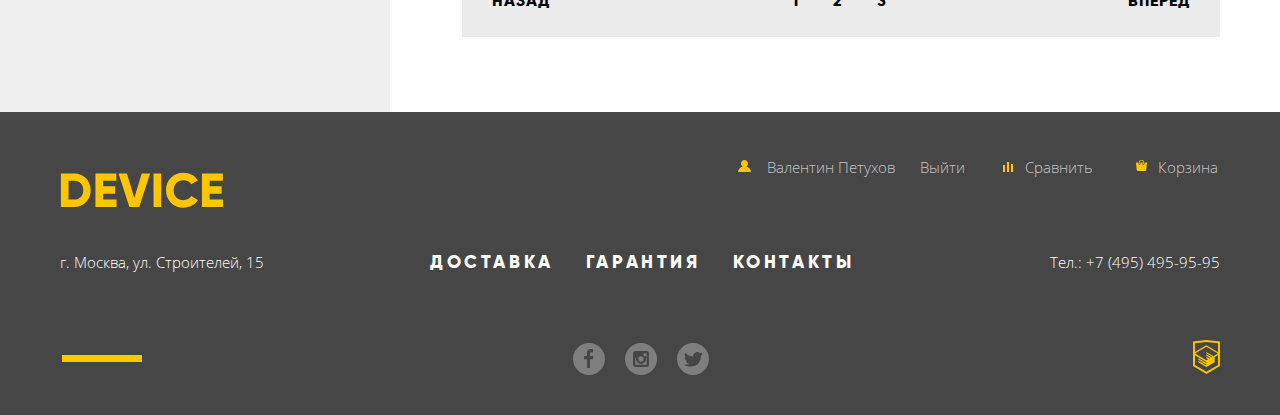
<file: catalog.html>
<!DOCTYPE html>
<html lang="ru">
  <head>
    <meta charset="utf-8" />
    <title>HTML Academy: Девайс</title>
    <link rel="stylesheet" href="css/normalize.css" />
    <link rel="stylesheet" href="css/style.css" />
  </head>
  <body class="body-catalog">
    <div class="container">
      <header class="main-header">
        <h1 class="visualy-hidden">Каталог магазина гаджетов «Device»</h1>
        <a href="index.html" class="header-logo">
          <img
            src="img/logo_black.svg"
            alt="Логотип магазина «Device»"
            width="164"
            height="36"
          />
        </a>
        <div class="row-wrapper">
          <form
            class="search-form"
            action="https://echo.htmlacademy.ru"
            method="get"
          >
            <label class="header-search visualy-hidden" for="search">
              Поиск по сайту
            </label>
            <input
              id="search"
              class="input-search"
              type="search"
              placeholder="Поиск по сайту"
            />
            <button class="search-button" type="button">Найти</button>
          </form>
          <ul class="user-menu">
            <li class="menu-item menu-username">
              <a href="#" class="">Валентин Петухов</a>
            </li>
            <li class="menu-item menu-logout"><a href="#">Выйти</a></li>
            <li class="menu-item menu-diff"><a href="#">Сравнить</a></li>
            <li class="menu-item menu-cart"><a href="#">Корзина</a></li>
          </ul>
        </div>
        <nav class="header-nav">
          <ul class="nav-list">
            <li class="nav-list-item">
              <a href="#" class="nav-item nav-catalog" id="dropdown_btn">
                Каталог товаров
              </a>
            </li>
            <li class="nav-list-item">
              <a href="#" class="nav-item">Доставка</a>
            </li>
            <li class="nav-list-item">
              <a href="#" class="nav-item">Гарантия</a>
            </li>
            <li class="nav-list-item">
              <a href="#" class="nav-item">Контакты</a>
            </li>
          </ul>
        </nav>
      </header>
      <div class="nav-catalog-dropdown service-hide" id="dropdown_menu">
        <ul class="nav-catalog-list">
          <li class="catalog-item">
            <a href="#">Виртуальная реальность</a>
          </li>
          <li class="catalog-item"><a href="#">Моноподы для селфи</a></li>
          <li class="catalog-item"><a href="">Экшн-камеры</a></li>
          <li class="catalog-item"><a href="#">Фитнес-браслеты</a></li>
          <li class="catalog-item"><a href="#">Умные часы</a></li>
          <li class="catalog-item"><a href="#">Квадрокоптеры</a></li>
        </ul>
      </div>
    </div>
    <div class="container">
      <div class="main-container">
        <h2>Моноподы для селфи</h2>
        <ul class="breadcrumb-list">
          <li><a href="index.html">Главная</a></li>
          <li><a href="catalog.html">Каталог товаров</a></li>
          <li><a class="breadcrumb-current">Моноподы для селфи</a></li>
        </ul>
      </div>
    </div>
    <div class="filter-bar">
      <h3 class="filter-title">фильтр:</h3>
      <div class="filter-sort-bar">
        <h3 class="filter-sort-title">Сортировка:</h3>
        <ul class="filter-sort-list">
          <li class="sort-list-item">По цене</li>
          <li class="sort-list-item">По типу</li>
          <li class="sort-list-item">По популярности</li>
        </ul>
        <div class="filter-sort-buttons">
          <span
            class="filter-sort-button filter-sort-button-up filter-sort-button-active"
          ></span>
          <span class="filter-sort-button filter-sort-button-down"></span>
        </div>
      </div>
    </div>
    <div class="main-container">
      <div class="catalog-wrapper">
        <div class="catalog-container">
          <section class="filter">
            <h3 class="visualy-hidden">Фильтр</h3>
            <div class="filter-wrapper">
              <form
                class="filter-form"
                action="https://echo.htmlacademy.ru"
                method="get"
              >
                <fieldset class="filter-item">
                  <legend>Стоимость</legend>
                  <div class="range-filter">
                    <div class="range-controls">
                      <div class="scale">
                        <div class="bar"></div>
                      </div>
                      <div class="toggle toggle-min" tabindex="0"></div>
                      <div class="toggle toggle-max" tabindex="0"></div>
                    </div>
                    <div class="price-controls">
                      <label class="min-price">
                        от <input type="number" name="min-price" value="0" />
                      </label>
                      <label class="max-price">
                        до
                        <input type="number" name="max-price" value="15000" />
                      </label>
                    </div>
                  </div>
                </fieldset>

                <fieldset class="filter-color">
                  <legend>Цвет</legend>
                  <label class="field-checkbox">
                    <input
                      class="checkbox-input"
                      type="checkbox"
                      name="black"
                      checked
                    />
                    <span class="check-box">Черный</span>
                  </label>

                  <label class="field-checkbox">
                    <input
                      class="checkbox-input"
                      type="checkbox"
                      name="white"
                    />
                    <span class="check-box">Белый</span>
                  </label>

                  <label class="field-checkbox">
                    <input
                      class="checkbox-input"
                      type="checkbox"
                      name="Blue"
                      checked=""
                    />
                    <span class="check-box">Синий</span>
                  </label>

                  <label class="field-checkbox">
                    <input
                      class="checkbox-input"
                      type="checkbox"
                      name="Red"
                      checked=""
                    />
                    <span class="check-box">Красный</span>
                  </label>

                  <label class="field-checkbox">
                    <input class="checkbox-input" type="checkbox" name="pink" />
                    <span class="check-box">Розовый</span>
                  </label>
                </fieldset>

                <div class="filter-bluetooth">
                  <fieldset>
                    <legend>Bluetooth</legend>

                    <label class="field-radio">
                      <input
                        class="radio-input"
                        type="radio"
                        name="Bluetooth"
                        value="yes"
                        checked=""
                      />
                      <span class="radio-box">Есть</span>
                    </label>

                    <label class="field-radio">
                      <input
                        class="radio-input"
                        type="radio"
                        name="Bluetooth"
                        value="no"
                      />
                      <span class="radio-box">Нет</span>
                    </label>
                  </fieldset>
                </div>
                <button class="button" type="submit">Показать</button>
              </form>
            </div>
          </section>

          <section class="card-list">
            <div class="card">
              <div class="card-img">
                <div class="card-overlay">
                  <button class="button">В корзину</button>
                  <button class="overlay-diff">добавить к сравнению</button>
                </div>
                <img src="img/item-1.jpg" alt="" />
              </div>
              <div class="card-caption">
                <h3>Любительская селфи-палка</h3>
                <span class="price">
                  500 руб.
                </span>
              </div>
            </div>
            <div class="card">
              <div class="card-img">
                <div class="card-overlay">
                  <button class="button">В корзину</button>
                  <button class="overlay-diff">добавить к сравнению</button>
                </div>
                <img src="img/item-2.jpg" alt="" width="360" height="380" />
              </div>
              <div class="card-caption">
                <h3>Профессиональная селфи&#8209;палка</h3>
                <span class="price">
                  1500 руб.
                </span>
              </div>
            </div>
            <div class="card">
              <div class="card-img">
                <div class="card-overlay">
                  <button class="button">В корзину</button>
                  <button class="overlay-diff">добавить к сравнению</button>
                </div>
                <img src="img/item-3.jpg" alt="" width="360" height="380" />
              </div>
              <div class="card-caption">
                <h3>Непотопляемая селфи&#8209;палка</h3>
                <span class="price">
                  2500 руб.
                </span>
              </div>
            </div>
            <div class="card card-new">
              <div class="card-img">
                <div class="card-overlay">
                  <button class="button">В корзину</button>
                  <button class="overlay-diff">добавить к сравнению</button>
                </div>
                <img src="img/item-4.jpg" alt="" width="360" height="380" />
              </div>
              <div class="card-caption">
                <h3>Селфи-палка «Следуй за мной»</h3>
                <span class="price">
                  4900 руб.
                </span>
              </div>
            </div>

            <div class="paginataion">
              <a class="pagination-button" href="">Назад</a>
              <div>
                <a class="paginataion-link paginataion-link-active" href=""
                  >1</a
                >
                <a class="paginataion-link" href="">2</a>
                <a class="paginataion-link" href="">3</a>
              </div>
              <a class="pagination-button" href="">Вперед</a>
            </div>
          </section>
        </div>
      </div>
    </div>
    <footer class="footer">
      <div class="container">
        <div class="footer-top">
          <a class="footer-logo">
            <img
              src="img/logo.svg"
              alt="Логотип магазина «Device»"
              width="164"
              height="36"
            />
          </a>
          <ul class="footer-menu">
            <li class="menu-item menu-username">
              <a href="#">Валентин Петухов</a>
            </li>
            <li class="menu-item menu-logout">
              <a href="#">Выйти</a>
            </li>
            <li class="menu-item menu-diff">
              <a href="#">Сравнить</a>
            </li>
            <li class="menu-item menu-cart">
              <a href="#">Корзина</a>
            </li>
          </ul>
        </div>
        <div class="footer-middle">
          <p class="footer-address">г. Москва, ул. Строителей, 15</p>
          <ul class="footer-nav">
            <li><a href="#" class="nav-item">Доставка</a></li>
            <li><a href="#" class="nav-item">Гарантия</a></li>
            <li><a href="#" class="nav-item">Контакты</a></li>
          </ul>
          <span class="footer-phone">
            Тел.:
            <a href="tel:+74954959595">
              +7 (495) 495-95-95
            </a>
          </span>
        </div>
        <div class="footer-bottom">
          <ul class="footer-social">
            <li>
              <a href="#" class="social-item social-face">
                <span class="visualy-hidden">facebook</span>
              </a>
            </li>
            <li>
              <a href="#" class="social-item social-inst"
                ><span class="visualy-hidden">instagram</span></a
              >
            </li>
            <li>
              <a href="#" class="social-item social-twit"
                ><span class="visualy-hidden">twitter</span></a
              >
            </li>
          </ul>
          <a
            href="https://htmlacademy.ru/intensive/htmlcss"
            class="academy-logo"
          >
            <span class="visualy-hidden">HTML Академия</span>
          </a>
        </div>
      </div>
    </footer>
    <script src="js/script.js" type="text/javascript"></script>
  </body>
</html>
</file>
<file: css/style.css>
@font-face {
  font-family: "Gilroy";
  font-style: normal;
  font-weight: 300;
  src: local("Gilroy-Light"), local("Gilroy Light"),
    url("../fonts/gilroy-light-webfont.woff2") format("woff2"),
    url("../fonts/gilroy-light-webfont.woff") format("woff");
}

@font-face {
  font-family: "Gilroy";
  font-style: normal;
  font-weight: 800;
  src: local("Gilroy-ExtraBold"), local("Gilroy ExtraBold"),
    url("../fonts/gilroy-extrabold-webfont.woff2") format("woff2"),
    url("../fonts/gilroy-extrabold-webfont.woff") format("woff");
}

@font-face {
  font-family: "Open Sans";
  font-style: normal;
  font-weight: 300;
  src: local("Open Sans Light"), local("OpenSans-Light"),
    url("../fonts/open-sans-v16-cyrillic_latin-300.woff2") format("woff2"),
    url("../fonts/open-sans-v16-cyrillic_latin-300.woff") format("woff");
}

html {
  box-sizing: border-box;
}

*,
*::before,
*::after {
  box-sizing: inherit;
}

body {
  margin: 0;
  padding: 0;
  font-family: "Open Sans", Arial, sans-serif;
  font-weight: 300;
  font-size: 15px;
  line-height: 2;
  color: #464646;

  background-color: #ffffff;
}

a {
  text-decoration: none;
}

img {
  widthl: 100%;
}

.visualy-hidden {
  position: absolute;
  width: 1px;
  height: 1px;
  margin: -1px;
  border: 0;
  padding: 0;
  clip: rect(0 0 0 0);
  overflow: hidden;
}

.main-header {
  background-color: #f7e296;
  color: #000000;
}

.header-logo:hover,
.header-logo:focus {
  opacity: 0.6;
}

.header-logo:active {
  opacity: 0.3;
}

.input-search {
  background-color: transparent;
  border: none;
  font-size: 15px;
  padding-bottom: 4px;
  margin-right: 150px;
}

.input-search::placeholder {
  background-color: transparent;
  color: rgba(0, 0, 0, 0.3);
}

.input-search:hover::-webkit-input-placeholder,
.input-search:focus::-webkit-input-placeholder {
  background-color: transparent;
  color: rgba(0, 0, 0, 0.6);
}

.input-search:focus::-webkit-input-placeholder {
  background-color: transparent;
  color: rgba(0, 0, 0, 1);
}

.search-button {
  position: absolute;
  top: -20px;
  left: 250px;
  display: none;
  font-size: 15px;
  line-height: 2;
  width: 85px;
  min-height: 49px;
  border: 2px solid #000000;
  text-align: center;
  background: transparent;
}

.search-button::after {
  content: "";
  width: 300px;
  height: 2px;
  bottom: -2px;
  right: 0;
  position: absolute;
  background: black;
  opacity: 0;
}

.input-search:focus + .search-button::after {
  opacity: 1;
}

.input-search:focus + .search-button {
  display: inline-block;
}

.input-search:focus + .search-form {
  border-bottom: 2px solid black;
}

.search-form {
  position: relative;
  display: flex;
}
.search-button:hover,
.search-button:focus {
  color: #ffffff;
  background: #000000;
}
.search-button:active {
  color: rgba(255, 255, 255, 0.3);
  background: #000000;
}

.user-menu,
.nav-list,
.footer-menu,
.footer-nav,
.footer-social,
.cities-list {
  list-style: none;
}

.user-list {
  font-size: 15px;
  line-height: 2;
}

.nav-list,
.footer-nav {
  font-family: "Gilroy", Arial, sans-serif;
  font-weight: 800;
  font-size: 18px;
  line-height: 1.3;
  letter-spacing: 3.6px;
  text-transform: uppercase;
  color: #000000;
}

.user-menu a,
.nav-list a,
.footer-menu a,
.footer-nav a {
  color: #000000;
}

.user-menu a:hover,
.nav-list a:hover,
.user-menu a:focus,
.nav-list a:focus {
  color: rgba(0, 0, 0, 0.6);
}

.user-menu a:active,
.nav-list a:active {
  color: rgba(0, 0, 0, 0.3);
}

.menu-logout a {
  color: rgba(0, 0, 0, 0.3);
}

.about h2,
.contacts h2,
.slider-slogan {
  font-family: "Gilroy", Arial, sans-serif;
  font-weight: 800;
  font-size: 47px;
  line-height: 1.5;
  color: #000000;
}

.about h2,
.contacts h2 {
  letter-spacing: 9.5px;
}

.about,
.contacts {
  position: relative;
  font-size: 15px;
  line-height: 2;
}

.cities-list {
  font-family: "Gilroy", Arial, sans-serif;
  font-weight: 800;
  list-style-image: url("../img/bullet.svg");
}

.button {
  box-sizing: border-box;
  font-family: "Gilroy", Arial, sans-serif;
  font-weight: 800;
  font-size: 18px;
  /* line-height: 1.3; */
  letter-spacing: 3.5px;
  text-align: center;
  vertical-align: middle;

  color: #000000;
  background-color: transparent;
  text-transform: uppercase;
  border: none;

  z-index: 5;
  position: relative;
  display: inline-block;
  max-width: 250px;
  min-width: 2rem;
  min-height: 2rem;
  padding: 5px 25px;

  word-wrap: break-word;
  margin: 0;
  padding: 10px 15px;

  cursor: pointer;

  transition: all 0.2s ease-in;
}

.button::before {
  z-index: -1;
  position: absolute;
  content: "";
  top: 43%;
  left: 0;
  width: 100%;
  height: 8px;
  background-color: #f0c52e;
  transition: all 0.1s ease-in-out;
}

.button:hover::before,
.button:focus::before {
  top: 0;
  height: 100%;
  transition: all 0.1s ease-in-out;
}

.button:active {
  background: #f0c52e;
  color: rgba(0, 0, 0, 0.3);
  box-shadow: none;
}

.map {
  background-image: url("../img/map.png");
  background-size: cover;
  background-repeat: no-repeat;
  background-position: 50% 50%;
  width: 560px;
  height: 222px;
  margin-bottom: 70px;
}

.footer {
  background: #464646;
  color: #ffffff;
  margin-top: 68px;
}
.footer-logo:hover,
.footer-logo:focus {
  opacity: 0.6;
}

.footer-logo:active {
  opacity: 0.3;
}
.footer-nav a {
  font-size: 18px;
  color: #ffffff;
}

.footer-nav a:hover,
.footer-nav a:focus {
  color: rgba(255, 255, 255, 0.6);
}

.footer-nav a:active {
  color: rgba(255, 255, 255, 0.3);
}

.footer-menu a {
  font-size: 15px;
  font-weight: 300;
  color: rgba(255, 255, 255, 0.7);
}

.footer-menu a:hover,
.footer-menu a:focus {
  color: rgba(255, 255, 255, 0.6);
}

.footer-menu .menu-login:hover,
.footer-menu .menu-login:active {
  color: #ffffff;
}

.footer-menu .menu-logout:hover,
.footer-menu .menu-logout:active {
  color: rgba(0, 0, 0, 0.6);
}

.footer-menu a:active {
  color: rgba(255, 255, 255, 0.3);
}

.footer-phone a,
.footer-social a,
.footer-bottom a {
  color: #ffffff;
}

/* Стили католога */
.user-menu .menu-login {
  /* color: rgba(0, 0, 0, 0.3); */
}
.footer-menu .menu-login {
  color: #ffffff;
}

.breadcrumb-list {
  list-style: none;
}
.breadcrumb-list a {
  font-size: 14px;
  line-height: 1.8;
  color: rgba(0, 0, 0, 0.3);
}
.breadcrumb-list a:hover,
.breadcrumb-list a:focus {
  color: rgba(0, 0, 0, 0.6);
}
.breadcrumb-list a:active {
  color: rgba(0, 0, 0, 0.1);
}
.main-container h2 {
  font-family: "Gilroy", Arial, sans-serif;
  font-weight: 800;
  font-size: 47px;
  line-height: 1.5;
  color: #000000;
}

.card-caption h3 {
  font-family: "Gilroy", Arial, sans-serif;
  font-weight: 800;
  font-size: 18px;
  line-height: 1.5;
  letter-spacing: 0.18px;
  color: #000000;
}
.price {
  font-family: "Gilroy", Arial, sans-serif;
  font-weight: 300;
  font-size: 16px;
  line-height: 1.5;
  letter-spacing: 0.16px;
  color: #000000;
}

/* Сетка */

.container {
  width: 1200px;
  padding-left: 20px;
  padding-right: 20px;
  margin: auto;
  /* position: relative; */
}
.header-logo {
  position: absolute;
  width: 164px;
  height: 36px;
  top: 20px;
}

.main-header {
  margin-top: 40px;
  padding: 0 60px;
  padding-bottom: 50px;
}

.row-wrapper {
  display: flex;
  margin-bottom: 45px;
  padding-top: 40px;
}
.search-form {
  padding-left: 35px;
  width: 540px;
}

.header-nav {
  position: relative;
  margin: 0;
  padding: 0;
}

.user-menu {
  padding: 0;
  margin: 0;
  width: 500px;
  display: flex;
}

.menu-item {
  position: relative;
  margin: 0;
  padding: 0;
  padding-left: 25px;
}

.menu-login {
  margin-right: 215px;
}

.menu-logout {
  padding-left: 0;
  margin-right: 55px;
}

.menu-username {
  padding-left: 27px;
  margin-right: 25px;
  white-space: nowrap;
}

.menu-diff {
  margin-right: 40px;
}

.menu-cart {
  margin-left: 0;
}

.nav-list {
  padding: 0;
  margin: 0;
  display: flex;
}

.nav-list-item {
  position: relative;
  margin: 0;
  padding: 0;
}

.nav-list-item:first-child {
  white-space: nowrap;
  padding-right: 20px;
  margin-right: 330px;
}

.nav-list-item:nth-child(2) {
  margin-right: auto;
}

.nav-list-item:last-child {
  margin-left: 105px;
}
.nav-item:last-child {
  margin: 0;
  padding: 0;
}

.main-columns {
  margin-top: 100px;
  display: flex;
  justify-content: space-between;
}

.about,
.contacts {
  margin: 0;
  padding: 0;
  width: 50%;
}

.about {
  padding-left: 0;
  padding-right: 105px;
  margin-bottom: 60px;
}
.contacts {
  padding-left: 20px;
}

.about h2,
.contacts h2 {
  padding: 0;
  margin: 0;
  margin-bottom: 30px;
}

.about p {
  margin-bottom: 38px;
}

.about p:nth-child(3) {
  margin-bottom: 0;
}

.about .button,
.contacts .button {
  min-width: 260px;
}

.contacts p {
  margin-bottom: 40px;
}

.cities-list {
  margin: 0;
  padding: 60px 20px;
  padding-bottom: 50px;
}
.cities-list li {
  margin: 0;
  margin-bottom: 10px;
  padding-left: 20px;
}

.footer {
  margin-top: 0;
  padding-bottom: 40px;
  width: 100%;
  padding-right: 0;
  margin-right: 0;
}

.footer-top {
  display: flex;
  align-items: flex-end;
  padding-top: 40px;
}

.footer-menu {
  margin-top: 0;
  padding-left: 0;
  margin-left: auto;
  width: 480px;
  display: flex;
  margin-bottom: 35px;
}

.footer-menu .menu-logout {
  margin-right: 35px;
}

.footer-menu .menu-login {
  margin-left: auto;
  margin-right: 40px;
}

.footer-middle {
  margin-top: 15px;
  display: flex;
  align-items: center;
}

.footer-address {
  position: relative;
  width: 260px;
  margin-right: 110px;
}

.footer-nav {
  margin: 0;
  padding: 0;
  width: 440px;
  display: flex;
}

.footer-nav .nav-item {
  margin-right: 32px;
}

.footer-phone {
  margin-left: auto;
}

.footer-bottom {
  display: flex;
  justify-content: flex-end;
  align-items: baseline;
  margin-top: 48px;
}
.footer-social {
  margin: 0;
  padding: 0;
  width: 160px;
  display: flex;
  margin-right: 460px;
}

/* Псевдоэлементы */

.search-form::before {
  content: "";
  width: 12px;
  height: 12px;
  position: absolute;
  top: 7px;
  left: 3px;
  background: url("../img/search.svg");
  background-repeat: no-repeat;
  background-position: 0 0;
  background-size: cover;
}

.menu-login::before {
  content: "";
  width: 11px;
  height: 10px;
  position: absolute;
  top: 10px;
  left: 2px;
  background: url("../img/user.svg");
  background-repeat: no-repeat;
  background-position: 0 0;
  background-size: cover;
}

.menu-username::before {
  content: "";
  width: 15px;
  height: 15px;
  position: absolute;
  top: 8px;
  left: -2px;
  background: url("../img/user.svg");
  background-repeat: no-repeat;
  background-position: 0 0;
}
.footer .menu-username::before {
  content: "";
  width: 15px;
  height: 15px;
  position: absolute;
  top: 8px;
  left: -2px;
  background: url("../img/user-yellow.svg");
  background-repeat: no-repeat;
  background-position: 0 0;
}

.menu-diff::before {
  content: "";
  width: 15px;
  height: 15px;
  position: absolute;
  top: 10px;
  left: 5px;
  background: url("../img/compare.svg");
  background-repeat: no-repeat;
  background-position: 0 0;
}

.menu-cart::before {
  content: "";
  width: 15px;
  height: 15px;
  position: absolute;
  top: 8px;
  left: 2px;
  background: url("../img/cart.svg");
  background-repeat: no-repeat;
  background-position: 0 0;
}

.nav-catalog {
  letter-spacing: 1.8px;
}

.nav-catalog::after {
  content: "";
  width: 22px;
  height: 22px;
  position: absolute;
  top: 2px;
  right: -18px;
  background: url("../img/plus.svg");
  background-repeat: no-repeat;
  background-position: 0 0;
  opacity: 0.3;
}

.footer .menu-cart::before {
  content: "";
  width: 11px;
  height: 11px;
  position: absolute;
  bottom: 0;
  left: 3px;
  background: url("../img/cart-yellow.svg");
  background-repeat: no-repeat;
  background-position: 0 0;
  background-size: cover;
}

.footer .menu-login::before {
  content: "";
  width: 11px;
  height: 10px;
  position: absolute;
  bottom: 0;
  left: 2px;
  background: url("../img/user-yellow.svg");
  background-repeat: no-repeat;
  background-position: 0 0;
  background-size: cover;
}

.footer .menu-diff::before {
  content: "";
  width: 10px;
  height: 10px;
  position: absolute;
  bottom: 0;
  left: 3px;
  background: url("../img/compare-yellow.svg");
  background-repeat: no-repeat;
  background-position: 0 0;
  background-size: cover;
}

.about h2::before,
.contacts h2::before {
  content: "";
  width: 80px;
  height: 7px;
  position: absolute;
  background: black;
  top: -50px;
  left: 3px;
}

.contacts h2::before {
  left: 23px;
}

.social-item {
  display: block;
  width: 32px;
  height: 32px;
  margin-right: 20px;
  opacity: 0.3;
  background-repeat: no-repeat;
}

.social-face {
  background-image: url("../img/fb.svg");
}
.social-twit {
  background-image: url("../img/twitter.svg");
}
.social-inst {
  background-image: url("../img/instagram.svg");
}

.social-item:hover,
.social-item:focus {
  opacity: 0.6;
}

.social-item:active {
  opacity: 0.1;
}

.academy-logo {
  background-image: url("../img/logo-html.svg");
  background-repeat: no-repeat;
  display: block;
  width: 27px;
  height: 35px;
}

.academy-logo:hover,
.academy-logo:focus {
  opacity: 0.6;
}

.academy-logo:active {
  opacity: 0.3;
}

.footer-address::after {
  content: "";
  width: 80px;
  height: 7px;
  position: absolute;
  background: #ffc600;
  top: 108px;
  left: 2px;
}

.breadcrumb-list li::after {
  content: "";
  top: 12px;
  right: 8px;
  position: absolute;
  background-image: url("../img/nav-arrow.svg");
  display: block;
  width: 15px;
  height: 15px;
  background-repeat: no-repeat;
  background-position: 0 0;
}
.breadcrumb-list li:last-child::after {
  background-image: none;
}

.field-checkbox {
  cursor: pointer;
  position: relative;
  padding-left: 50px;
}

.checkbox-input {
  position: absolute;
  opacity: 0;
  width: 1px;
  height: 1px;
}

.check-box::before {
  content: "";
  position: absolute;
  top: 4px;
  width: 26px;
  height: 26px;
  background-image: url("../img/checkbox-off.svg");
  background-repeat: no-repeat;
  background-position: 0 0;
  margin-left: -40px;
  opacity: 1;
}

.checkbox-input:hover + .check-box::before,
.checkbox-input:focus + .check-box::before {
  background-image: url("../img/checkbox-off.svg");
  opacity: 0.6;
}

.checkbox-input:active .check-box::before {
  background-image: url("../img/checkbox-on.svg");
  opacity: 1;
}

.checkbox-input:checked + .check-box::before {
  background-image: url("../img/checkbox-on.svg");
  opacity: 1;
}
.checkbox-input:hover:checked + .check-box::before,
.checkbox-input:focus:checked + .check-box::before {
  background-image: url("../img/checkbox-on.svg");
  opacity: 0.6;
}

.checkbox-input:checked:active + .check-box::before {
  background-image: url("../img/checkbox-off.svg");
  opacity: 1;
}

.checkbox-input:disabled + .check-box::before,
.checkbox-input:disabled:checked + .check-box::before {
  opacity: 0.25;
}

.radio-input {
  position: absolute;
  opacity: 0;
}

.radio-box {
  cursor: pointer;
  position: relative;
}

.radio-box::before {
  top: -2px;
  content: "";
  position: absolute;
  width: 26px;
  height: 26px;
  background-image: url("../img/radio-off.svg");
  background-repeat: no-repeat;
  background-position: 0 0;
  margin-left: -40px;
  opacity: 1;
}
.radio-input:hover + .radio-box::before,
.radio-input:focus + .radio-box::before {
  background-image: url("../img/radio-off.svg");
  opacity: 0.6;
}
.radio-input:active + .radio-box::before {
  background-image: url("../img/radio-on.svg");
  opacity: 1;
}

.radio-input:checked + .radio-box::before {
  background-image: url("../img/radio-on.svg");
}
.radio-input:checked:hover + .radio-box::before {
  background-image: url("../img/radio-on.svg");
  opacity: 0.6;
}

.radio-input:checked:hover + .radio-box::before,
.radio-input:checked:focus + .radio-box::before {
  background-image: url("../img/radio-on.svg");
  opacity: 0.6;
}
.radio-input:checked:active + .radio-box::before {
  background-image: url("../img/radio-off.svg");
  opacity: 1;
}

.radio-input:hover .radio-box::before,
.radio-input:focus .radio-box::before {
  background-image: url("../img/radio-on.svg");
  opacity: 0.6;
}

/* Каталог */

.body-catalog .main-container {
  width: 1160px;
  padding: 0;
  margin: 0;
  padding-left: 60px;
}

.body-catalog .main-container h2 {
  display: block;
  margin: 0;
  padding: 0;
  margin-bottom: 15px;
}

.body-catalog h2 {
  margin: 0;
  padding: 0;
  margin-bottom: 10px;
}

.body-catalog .main-header {
  margin-bottom: 40px;
}

.breadcrumb-list {
  display: flex;
  margin: 0;
  padding: 0;
  margin-bottom: 45px;
}

.breadcrumb-list li {
  position: relative;
  padding-right: 40px;
}

.catalog-wrapper {
  width: 100%;
  display: flex;
  background: linear-gradient(to right, #efefef 50%, #ffffff 50%);
}
.catalog-wrapper-sortbar {
  width: 100%;
  display: flex;
  background: rgba(0, 0, 0, 0.08);
}

.filter-header {
  width: 352px;
  background: rgba(0, 0, 0, 0.2);
  line-height: 37px;
  /* padding-top: 10px; */
}

.filter-header h3,
.sort-header h3 {
  font-family: "Gilroy", Arial, sans-serif;
  font-weight: 800;
  font-size: 16px;
  letter-spacing: 3.5px;
  text-transform: uppercase;
}
.filter-header h3 {
  padding-left: 63px;
}
.sort-header {
  width: 830px;
  display: flex;
  align-items: center;
  background: transparent;
  margin-left: 60px;
}

.sort-list {
  list-style: none;
}

.sort-item {
  display: inline;
  padding-left: 25px;
}

.sort-item a {
  color: rgba(0, 0, 0, 0.3);
}

.sort-active a {
  color: #000000;
}

.sort-buttons {
  display: inline-block;
  margin-left: auto;
  padding-top: 30px;
}

.paginataion {
  width: 100%;
  display: flex;
  justify-content: space-between;
  align-items: center;
  background: rgba(0, 0, 0, 0.08);
  margin-top: -10px;
}

.pagination-button {
  font-family: "Gilroy", sans;
  font-weight: bold;
  font-size: 16px;
  text-transform: uppercase;
  cursor: pointer;
  border: none;
  background-color: transparent;
  padding: 20px 30px;
}

.pagination-button:hover,
.pagination-button:focus {
  background: #d9d9d9;
}

.pagination-button:active {
  opacity: 0.3;
}

.paginataion-link {
  padding-left: 15px;
  padding-right: 15px;
}

.paginataion-link:hover,
.paginataion-link:focus {
  opacity: 0.6;
}

.paginataion-link-active,
.paginataion-link:active {
  opacity: 1;
}

.paginataion a {
  display: inline-block;
  text-transform: uppercase;
  font-family: "Gilroy", Arial, sans-serif;
  font-weight: 800;
  font-size: 16px;
  color: #000000;
  letter-spacing: 1px;
}

.catalog-container {
  width: 1200px;
  /* padding-left: 20px; */
  padding-right: 20px;
  margin: auto;
  display: flex;
  flex-wrap: nowrap;
}

.filter {
  width: 330px;
  background: #efefef;
  position: relative;
  padding-top: 70px;
  padding-left: 60px;
}

.filter::before {
  display: block;
  content: "";
  width: 200vh;
  height: 100%;
  background: #efefef;
  position: absolute;
  top: 0;
  right: 250px;
  transform: translateX(100px);
  z-index: -1;
}

.filter-wrapper {
  width: 270px;
  padding-right: 70px;
}

.filter-item {
  margin: 0;
  padding: 0;
  border: none;
}

.range-filter {
  width: 200px;
  margin-top: 0;
  /* margin-bottom: 28px; */
}

.filter-sort-list {
  display: flex;
  margin: 0;
  padding-top: 20px;
  padding-left: 0;
}

.sort-list-item {
  cursor: pointer;
  font-family: "Open Sans", Arial, sans-serif;
  list-style: none;
  font-size: 14px;
  margin-right: 32px;
}

.filter-bar {
  display: flex;
  flex-direction: row;
  margin: 0;
  padding: 0;
  max-height: 70px;
  background: #dcdcdc;
}
.filter-sort-bar {
  background: #e5e5e5;
  /* width: 100%; */
  display: flex;
  flex-direction: row;
  flex-grow: 1;
}

.filter-title {
  min-width: 210px;
}

.filter-title,
.filter-sort-title {
  letter-spacing: 1.6px;
  display: block;
  font-family: "Gilroy", Arial, sans-serif;
  text-transform: uppercase;
  font-weight: bold;
  font-size: 16px;
  margin: 0;
  padding: 20px 0;
  margin-left: 120px;
  width: 270px;
}

.filter-sort-title {
  padding-left: 72px;
  margin-left: 0;
}

.filter-sort-buttons {
  margin-left: 195px;
  display: flex;
  align-items: center;
}

.filter-sort-button {
  cursor: pointer;
  width: 0;
  height: 0;
  opacity: 0.2;
}

.filter-sort-button:hover,
.filter-sort-button:focus {
  opacity: 0.4;
}

.filter-sort-button-active,
.filter-sort-button:active {
  opacity: 1;
}

.filter-sort-button-up {
  border-left: 5px solid transparent;
  border-right: 5px solid transparent;
  border-bottom: 8px solid black;
}

.filter-sort-button-down {
  border-left: 5px solid transparent;
  border-right: 5px solid transparent;
  border-top: 8px solid black;
  margin-left: 25px;
}

.range-controls {
  position: relative;
  height: 25px;
  padding-top: 10px;
}

.range-controls .bar {
  width: 70%;
  height: 2px;
  background: #91c92f;
}

.range-controls .scale {
  height: 2px;
  background: rgba(0, 0, 0, 0.2);
}

.range-controls .toggle {
  position: absolute;
  top: 0;
  left: 0;
  width: 4px;
  height: 4px;
  padding: 0;
  border: 10px solid #ffffff;
  background-color: #c4c4c4;
  border-radius: 50%;
  box-shadow: 0px 2px 2px rgba(0, 0, 0, 0.18);
  cursor: pointer;
}

.toggle::after {
  content: "";
  width: 4px;
  height: 4px;
  border-radius: 50%;
  background: #c4c4c4;
  position: absolute;
  top: -2px;
  left: -2px;
}

.range-controls .toggle-min {
  left: 0;
}

.range-controls .toggle-max {
  left: 140px;
}

.price-controls {
  display: flex;
  justify-content: space-between;
}

.price-controls label {
  font-family: "Gilroy", "Arial", sans-serif;
  font-size: 14px;
}

.price-controls input {
  font-family: inherit;
  font-size: inherit;
  width: 70px;
  margin-left: 0;
  text-align: left;
  border: none;
  background-color: transparent;
}

.filter-bluetooth {
  margin-top: 0;
}

.filter-form {
  margin: 0;
}

.filter fieldset {
  display: block;
  border: none;
  margin: 0;
  margin-bottom: 32px;
  padding: 0;
}

.filter .filter-color {
  margin-bottom: 25px;
}

.filter legend {
  display: block;
  width: 100%;
  border-top: 2px solid black;
  margin-bottom: 20px;
  padding-top: 10px;
  font-family: "Gilroy", Arial, sans-serif;
  font-weight: 800;
  font-size: 14px;
  letter-spacing: 1.4px;
}

.filter-item legend {
  margin-top: 0;
  margin-bottom: 20px;
  font-size: 14px;
  letter-spacing: 1.4px;
}

.field-checkbox,
.field-radio {
  display: block;
  padding: 0;
  margin: 0;
  padding-left: 40px;
  padding-top: 0;
  padding-bottom: 9px;
}

.filter button {
  width: 100%;
  background: #efefef;
  margin-left: auto;
}

.card-list {
  display: flex;
  flex-wrap: wrap;
  justify-content: space-between;
  background: #ffffff;
  padding-left: 72px;
  padding-top: 70px;
  width: 830px;
  padding-bottom: 75px;
}

.card {
  position: relative;
  width: 360px;
  margin-bottom: 40px;
  overflow: hidden;
}

.card-new::after {
  content: "NEW";
  position: absolute;
  width: 60px;
  height: 60px;

  display: flex;
  border-radius: 50%;
  justify-content: center;
  align-items: center;

  font-size: 14px;
  font-family: "Gilroy", Arial, sans-serif;
  font-weight: 800;

  color: rgba(0, 0, 0, 0.2);
  border: 2px solid rgba(0, 0, 0, 0.1);
  top: 26px;
  right: 26px;
}

.card-img {
  margin-bottom: 20px;
}

.card-overlay {
  position: absolute;
  justify-content: center;
  align-items: center;
  flex-direction: column;
  width: 360px;
  height: 380px;
  background: rgba(255, 255, 255, 0.7);
  transform: translateY(-150px);
  opacity: 0;
}

.card-img:hover > .card-overlay {
  display: flex;
  transform: translateY(0);
  opacity: 1;
  transition: all 0.3s ease-in-out;
}

.overlay-diff {
  background: transparent;
  border: none;
  font-family: "Open Sans", Arial, sans-serif;
  font-weight: 300;
  font-size: 13px;
  color: rgba(0, 0, 0, 0.5);
  margin-top: 10px;
  cursor: pointer;
}

.card-caption {
  width: 360px;
  display: flex;
  justify-content: space-between;
  word-wrap: break-word;
  margin: 0;
  padding: 0;
}

.card-caption h3 {
  margin: 0;
  padding: 0;
  letter-spacing: 0.8px;
}

.card-caption .price {
  text-align: right;
  min-width: 90px;
  letter-spacing: 0.8px;
}

/* модальные окна */

.modal-close {
  display: none;
  opacity: 0;
  transform: translateY(-150px);
}
.modal-input {
  font-family: "Gilroy", Arial, sans-serif;
  font-weight: 800;
  font-size: 18px;
  line-height: 1.3;
  color: #000000;
}
.modal-input input {
  border: none;
}

.modal-input input::placeholder,
.input-texarea textarea {
  font-family: "Open Sans", Arial, sans-serif;
  font-weight: 300;
  font-size: 14px;
  line-height: 1.8;
  background-color: rgba(242, 242, 242, 0.5);
  color: rgba(70, 70, 70, 0.4);
  border: none;
}
.input-texarea textarea::placeholder {
  color: rgba(70, 70, 70, 0.4);
}

.modal {
  background: white;
  position: fixed;
  width: 960px;
  top: 200px;
  left: 50%;
  margin-left: -480px;
  z-index: 995;
  box-shadow: 0 10px 20px 0 rgba(4, 6, 6, 0.2);
  transition: all 0.4s ease-out;
}

#map {
  width: 100%;
  height: 100%;
  padding: 0;
  margin: 0;
}

.modal-map {
  height: 560px;
}

.button-close {
  z-index: 999;
  position: absolute;
  top: 20px;
  right: 20px;
  width: 55px;
  height: 55px;
  border-radius: 50%;
  font-size: 0px;
  border: none;
  background-image: url(../img/modal-close.svg);
  background-repeat: no-repeat;
  background-position: 0 0;
  opacity: 0.5;
  transition: all 0.1s ease-in-out;
}

.button-close:hover,
.button-close:focus {
  opacity: 1;
}
.button-close:active {
  opacity: 0.3;
}

.modal-writeus-form {
  display: flex;
  flex-wrap: wrap;
  justify-content: space-between;
}

.modal-writeus-wrapper {
  padding: 75px 100px;
}

.modal-input-item {
  width: 360px;
}

.modal-input-item input,
.modal-input-item textarea {
  background-color: rgba(242, 242, 242, 0.5);
  display: block;
  padding: 20px;
  font-size: 14px;
  width: 100%;
}

.modal-input-item input::placeholder {
  background-color: transparent;
}

.modal-input-item input:focus::placeholder {
  color: #464646;
}

.input-texarea {
  width: 100%;
}

.modal-input-item textarea {
  padding-top: 15px;
  width: 100%;
}

.modal-writeus .button {
  margin-top: 25px;
  padding: 0 33px;
}

.modal-input-item:hover input {
  background-color: rgba(242, 242, 242, 0.8);
  box-sizing: border-box;
}

.modal-input-item:hover textarea {
  background-color: rgba(242, 242, 242, 0.8);
  box-sizing: border-box;
}

.modal-input-item input:focus {
  background: white;
  outline: 3px solid #f0c52e;
}

.modal-input-item textarea:focus {
  background: white;
  outline: 3px solid #f0c52e;
  color: #464646;
}
.modal-input-item textarea:focus::placeholder {
  color: #464646;
}

.modal-input-item input:invalid:not(:focus) {
  background: rgba(237, 181, 181, 0.5);
}

/* слайдер */

.slider:before {
  content: "";
  width: 100%;
  height: 110px;
  background: #f7e296;
  display: block;
}

.slider-wrapper {
  display: flex;
  flex-wrap: nowrap;
  margin-bottom: 110px;
}
.slider-item {
  display: flex;
}

.slider-item .button {
  width: 220px;
  margin-right: 163px;
}

.slider-column {
  width: 50%;
  padding-left: 20px;
  /* padding-right: 80px; */
  display: flex;
  flex-wrap: wrap;
  position: relative;
}

.slider-img {
  position: absolute;
  top: -110px;
  left: 90px;
}

.slider-slogan {
  margin: 0;
  position: relative;
  margin-top: -30px;
  margin-bottom: 30px;
  line-height: 1.2;
  z-index: 99;
}

.slider-description {
  margin: 0;
  margin-bottom: 42px;
  max-width: 470px;
  line-height: 1.2;
}

.slider-slogan::before {
  position: absolute;
  content: "";
  width: 100px;
  height: 7px;
  background: white;
  top: -65px;
  left: 0;
}

.slider-slogan::after {
  position: absolute;
  color: white;
  font-size: 179px;
  content: "01";
  top: -110px;
  left: 300px;
  letter-spacing: 0.36px;
  z-index: -1;
}

.slider-slogan[data-slide="3"]::after {
  content: "03";
}

.slider-img[data-slideimage="3"] {
  top: -42px;
  left: 35px;
}

.slider-buttons {
  margin-top: 0;
  margin-bottom: 0;
  padding-left: 0;
  list-style: none;
  display: flex;
  align-items: center;
}
.slider-button {
  border: none;
  width: 12px;
  height: 12px;
  background-color: transparent;
  background-image: url("../img/slider-button-empty.svg");
  background-position: 0 0;
  background-repeat: no-repeat;
  margin-left: 18px;
  cursor: pointer;
}

.slider-button-active {
  background-image: url("../img/slider-button.svg");
}

.features-list {
  display: flex;
  list-style: none;
  padding: 0;
  margin: 0;
  margin-top: 45px;
  width: 440px;
  /* justify-content: space-between; */
}

.feature {
  min-width: 120px;
  margin-right: 10px;
}

.feature:nth-child(2) {
  margin-left: 20px;
}

.feature span {
  display: block;
  font-size: 36px;
  line-height: 1;
  font-family: "Gilroy", Arial, sans-serif;
  font-weight: 100;
  letter-spacing: 3.6px;
  padding: 0;
  margin-bottom: 10px;
}

.popular-item a {
  display: block;
  cursor: pointer;
  color: black;
}

.popular-wrapper {
  display: flex;
  justify-content: space-between;
  list-style: none;
  padding: 0px;
  margin-bottom: 170px;
}

.popular-item {
  width: 160px;
}

.popular-icon {
  position: relative;
  width: 160px;
  height: 160px;
  background-color: rgba(240, 197, 46, 0.55);
  margin-bottom: 35px;
}

.popular-item a:hover > .popular-icon,
.popular-item a:focus > .popular-icon {
  background-color: rgba(240, 197, 46, 1);
}
/* programirovanie: sdelatt sait krasivo */
.popular-item a:active > .popular-icon svg,
.popular-item a:active > span {
  opacity: 0.3;
}

.icon-vr {
  position: absolute;
  top: 54px;
  left: 31px;
}
.icon-monopod {
  position: absolute;
  top: 28px;
  left: 38px;
}
.icon-actioncam {
  position: absolute;
  top: 40px;
  left: 50px;
}
.icon-fitnesband {
  position: absolute;
  top: 50px;
  left: 28px;
}
.icon-smartwatch {
  position: absolute;
  top: 34px;
  left: 55px;
}
.icon-quadrocopter {
  position: absolute;
  top: 50px;
  left: 14px;
}

.img-monopod {
  background-image: url("../img/popular-2.svg");
  background-position: 50% 95%;
}
.img-monopod:hover,
.img-monopod:focus {
  background-image: url("../img/popular-2.svg");
  background-repeat: no-repeat;
  background-position: 50% 95%;
}
.img-monopod:active {
  background-image: url("../img/popular-1.svg");
  background-position: 50% 95%;
}

.img-actioncam {
  background-image: url("../img/popular-3.svg");
}

.img-actioncam:hover,
.img-actioncam:focus {
  background-image: url("../img/popular-3.svg");
  background-repeat: no-repeat;
  background-position: 50% 50%;
}

.img-fitnesband {
  background-image: url("../img/popular-4.svg");
}

.img-fitnesband:hover,
.img-fitnesband:focus {
  background-image: url("../img/popular-4.svg");
  background-repeat: no-repeat;
  background-position: 50% 50%;
}

.img-watch {
  background-image: url("../img/popular-5.svg");
}

.img-watch:hover,
.img-watch:focus {
  background-image: url("../img/popular-5.svg");
  background-repeat: no-repeat;
  background-position: 50% 50%;
}

.img-quadrocop {
  background-image: url("../img/popular-6.svg");
}
.img-quadrocop:hover,
.img-quadrocop:focus {
  background-image: url("../img/popular-6.svg");
  background-repeat: no-repeat;
  background-position: 50% 50%;
}

.popular-item span {
  font-size: 18px;
  font-family: "Gilroy", Arial, sans-serif;
  font-weight: 800;
  line-height: 1;
}

/* Доствка */

.services {
  position: relative;
  background: #e5e5e5;
  padding-bottom: 75px;
  width: 100%;
}

.services-wrapper {
  display: flex;
  flex-wrap: nowrap;
}

.services-menu-list {
  width: 284px;
  list-style: none;
  margin: 0;
  padding: 0;
  border-right: 7px solid black;
  margin-top: -100px;
  padding-top: 80px;
  padding-bottom: 53px;
}

.services-menu-list .button {
  vertical-align: center;
  margin-bottom: 20px;
  text-align: center;
  padding-left: 25px;
  padding-top: 5px;
  padding-bottom: 0;
  min-width: 160px;
}
.services-menu-list .services-active {
  min-width: 100%;
  background: black;
  color: white;
  margin-bottom: 20px;

  text-align: left;
  padding-left: 20px;
}
.services-active::before {
  display: none;
}
.servise-item {
  display: flex;
  flex-wrap: nowrap;
}
.service-hide {
  display: none;
}

.services-text {
  margin-top: -72px;
  padding-left: 115px;
}

.services-text p {
  width: 540px;
  line-height: 28px;
  letter-spacing: 1.5px;
}
.services-text h3 {
  font-size: 47px;
  font-family: "Gilroy", Arial, sans-serif;
  font-weight: 800;
  line-height: 1;
  letter-spacing: 9.7px;
  margin-top: 50px;
  margin-bottom: 45px;
}
.delivery-img {
  background-image: url(../img/postman.svg);
  background-position: 0 0;
  background-repeat: no-repeat;
  width: 139px;
  height: 165px;
  margin-top: -28px;
  margin-left: 85px;
}
.warranty-img {
  background-image: url(../img/warranty.svg);
  background-position: 0 0;
  background-repeat: no-repeat;
  width: 172px;
  height: 194px;
  margin-top: -28px;
  margin-left: 85px;
}
.credit-img {
  background-image: url(../img/credit.svg);
  background-position: 0 0;
  background-repeat: no-repeat;
  width: 157px;
  height: 186px;
  margin-top: -28px;
  margin-left: 85px;
}
.partners-logos {
  margin-top: 90px;
  margin-bottom: 140px;
}

.partners-logos-list {
  padding-left: 0;
  display: flex;
  flex-wrap: wrap;
  justify-content: space-between;
}
.partners-logos-list {
  list-style: none;
}

.logo-item {
  width: 260px;
  height: 100px;
}

.logo-dji {
  background-image: url("../img/bw-logo-1.png");
  transition: all 0.2s ease-in-out;
}
.logo-dji:hover,
.logo-dji:focus {
  background-image: url("../img/sp-logo-1.png");
  transition: all 0.2s ease-in-out;
}

.logo-spg {
  background-image: url("../img/bw-logo-2.png");
}
.logo-spg:hover,
.logo-spg:focus {
  background-image: url("../img/sp-logo-2.png");
  transition: all 0.2s ease-in-out;
}

.logo-gopro {
  background-image: url("../img/bw-logo-3.png");
}
.logo-gopro:hover,
.logo-gopro:focus {
  background-image: url("../img/sp-logo-3.png");
  transition: all 0.2s ease-in-out;
}

.logo-vive {
  background-image: url("../img/bw-logo-4.png");
}
.logo-vive:hover,
.logo-vive:focus {
  background-image: url("../img/sp-logo-4.png");
  transition: all 0.2s ease-in-out;
}

.nav-catalog-dropdown {
  width: 1160px;
  padding: 25px;
  position: absolute;
  top: 175px;
  background: #f7e296;
  z-index: 999;
}

.nav-catalog-list {
  margin: 0;
  padding-left: 35px;
  /* padding-top: 30px; */
  height: 115px;
  list-style: none;
  display: flex;
  flex-direction: column;
  flex-wrap: wrap;
  justify-content: flex-start;
  align-content: flex-start;
}

.catalog-item {
  min-width: 132px;
  margin-right: 65px;
  padding: 0;
  margin-bottom: 6px;
}

.catalog-item:last-child {
  height: 100%;
}

.catalog-item a {
  font-style: 15px;
  line-height: 2;
  color: black;
}

.catalog-item:hover a,
.catalog-item:focus a {
  opacity: 0.6;
}

.catalog-item:active a {
  opacity: 0.3;
}
</file>
